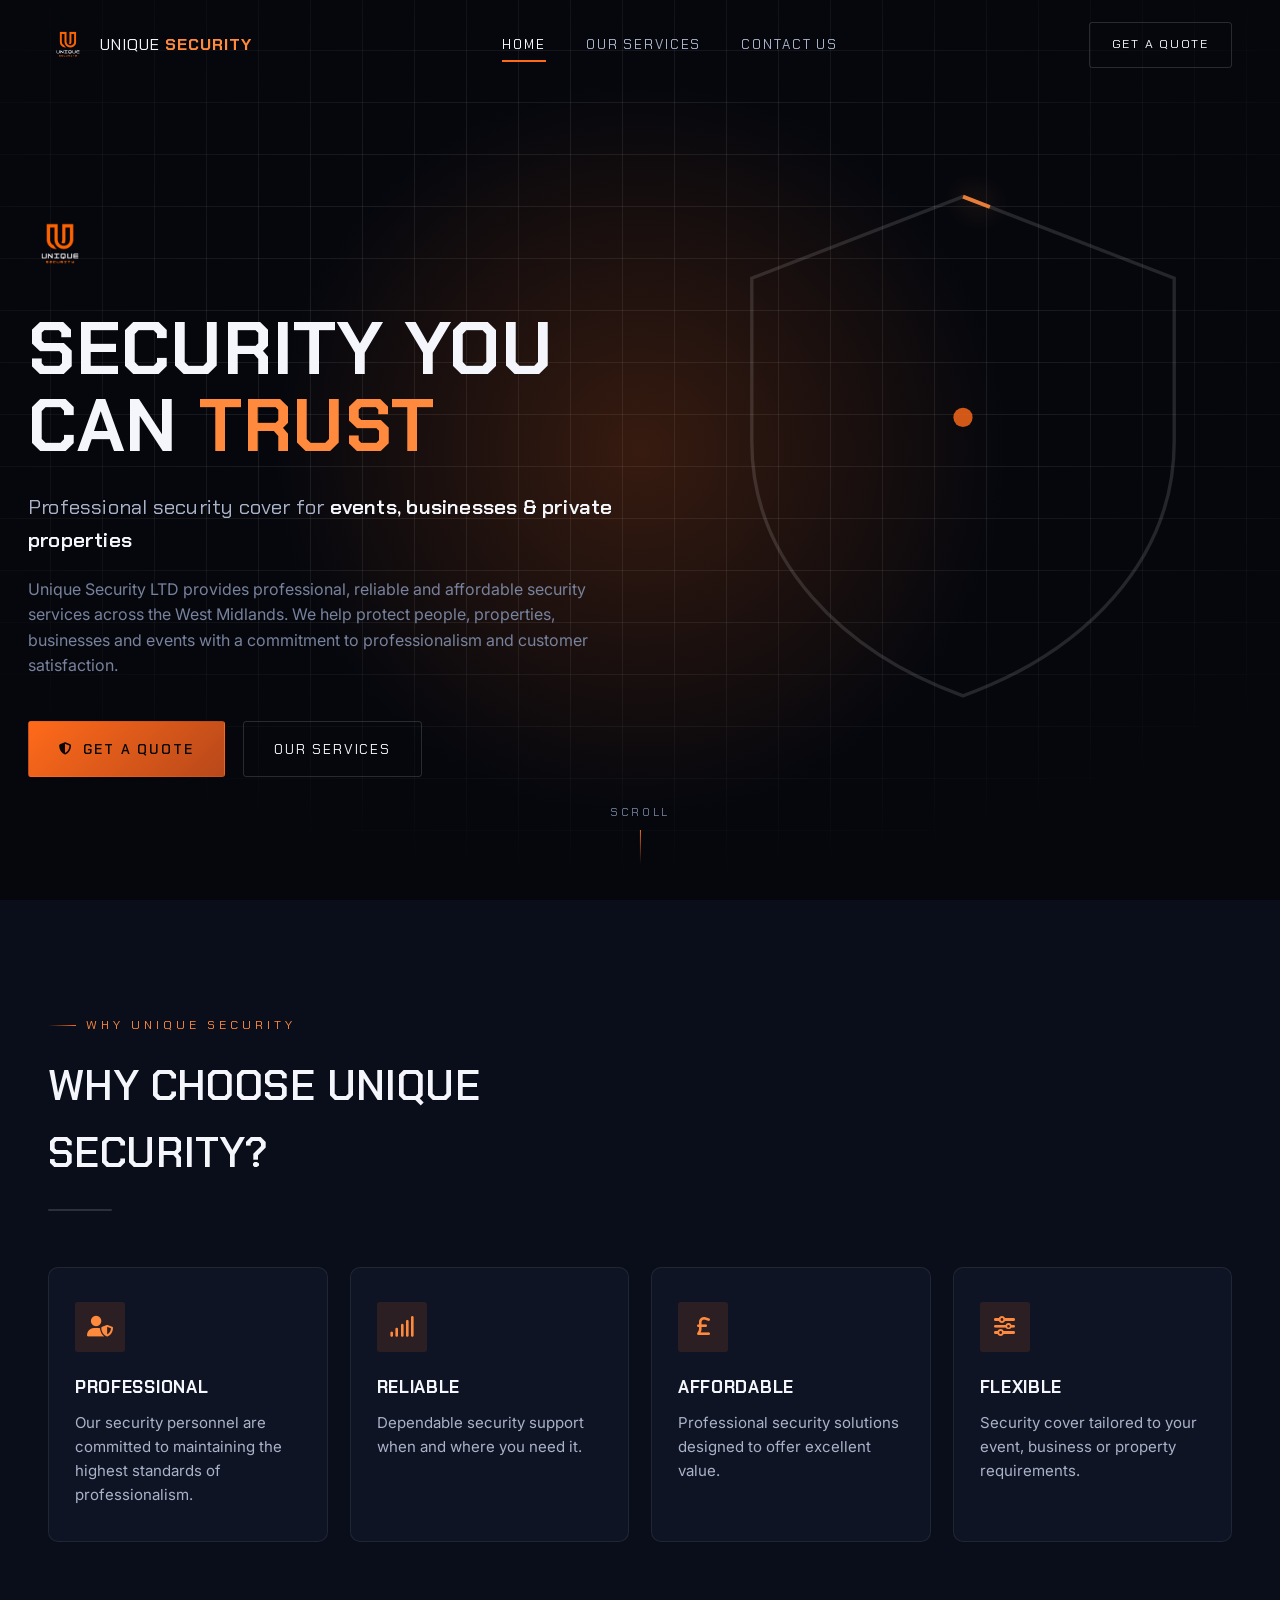
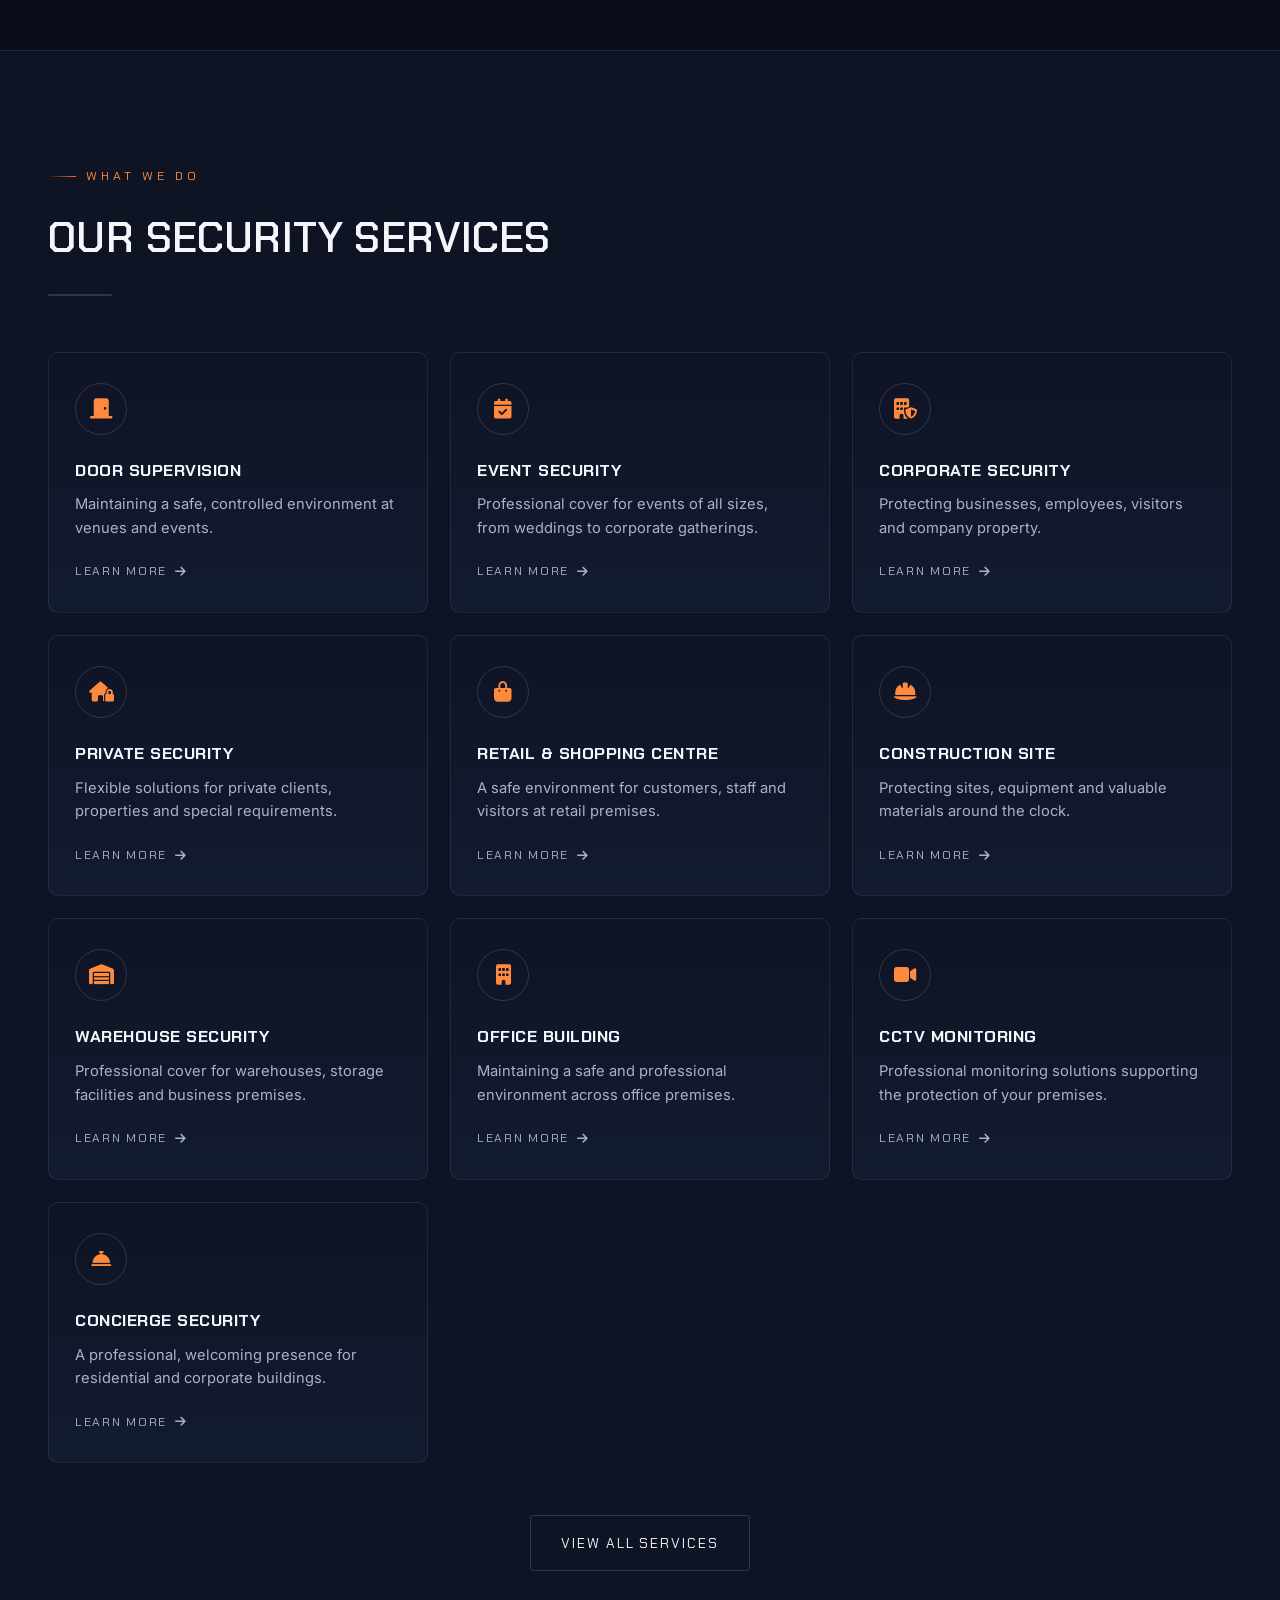
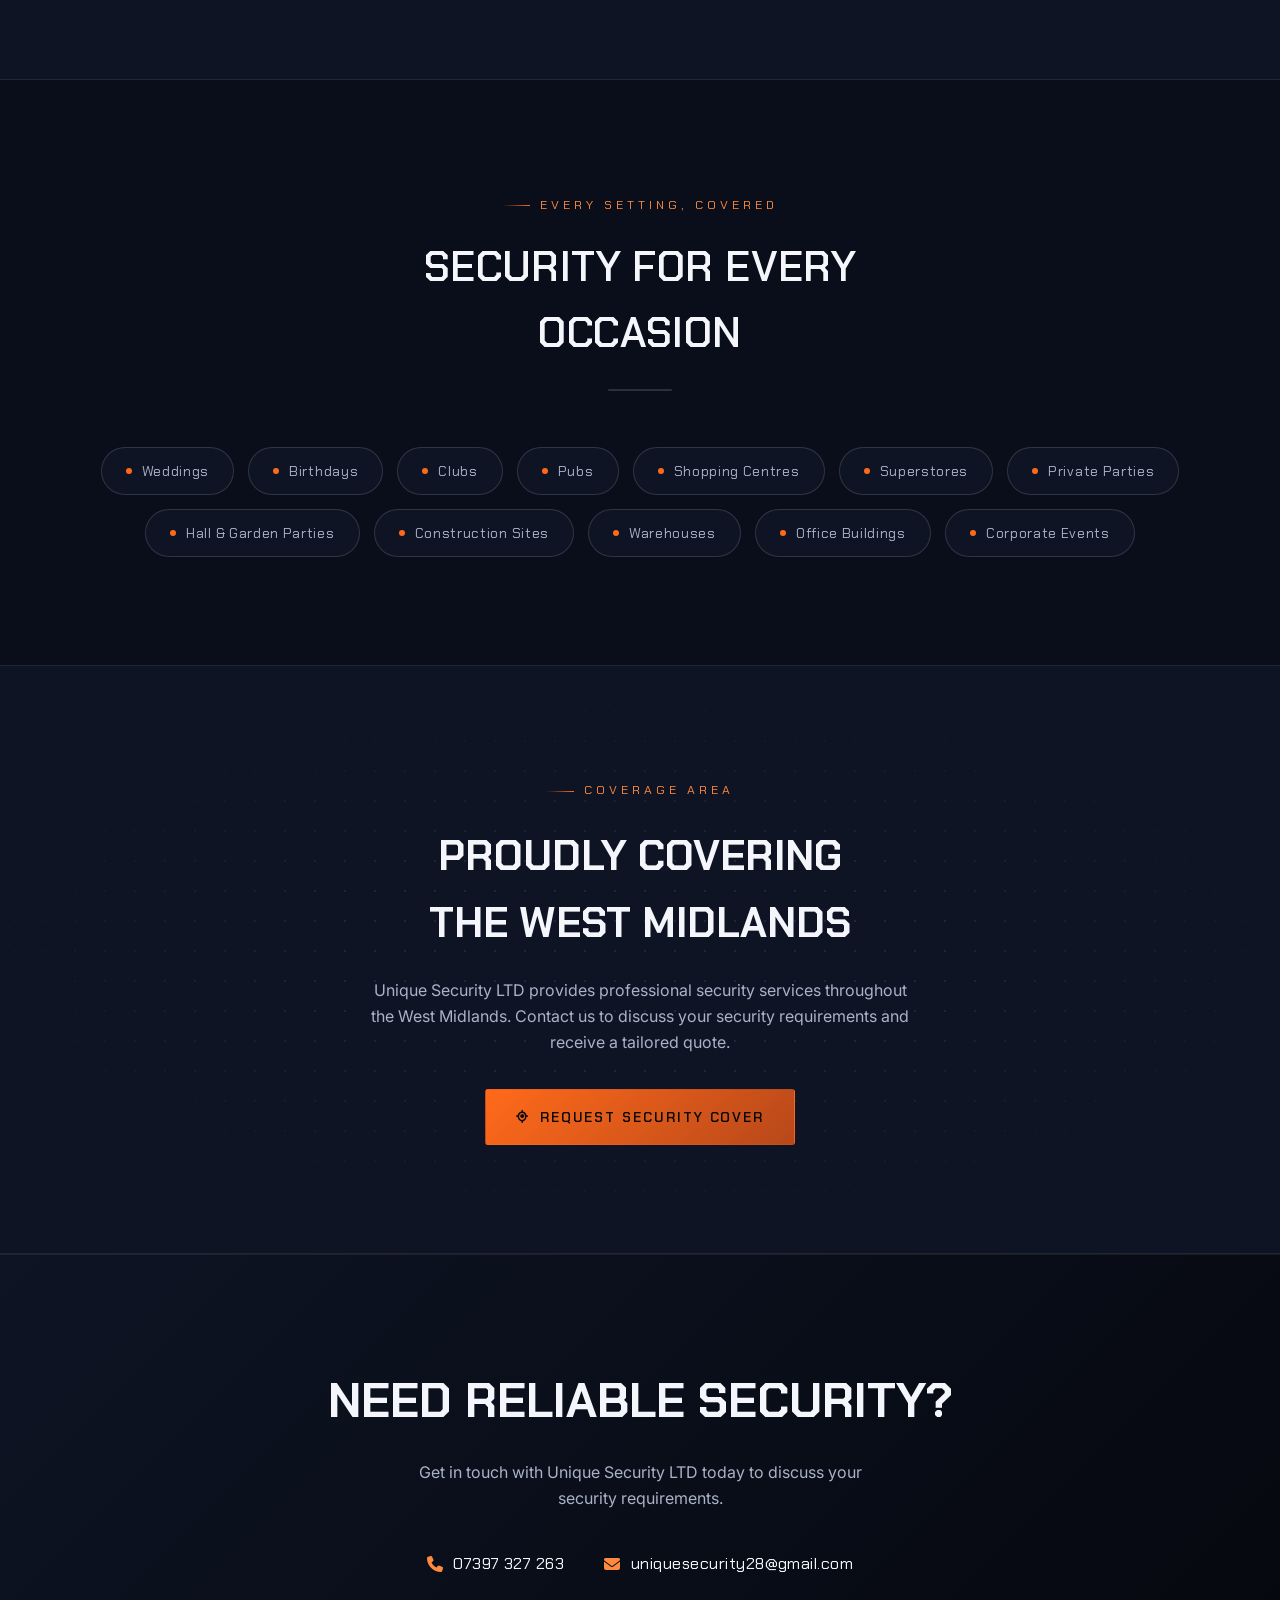
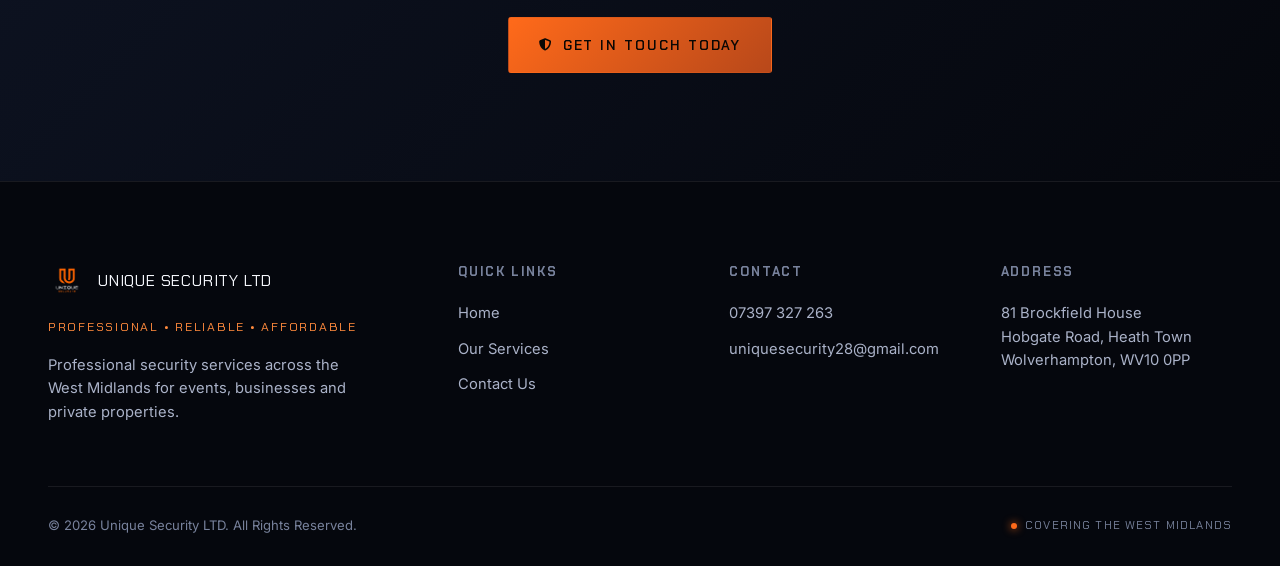
<file: index.html>
<!doctype html>
<html lang="en">
  <head>
    <meta charset="UTF-8" />
    <meta name="viewport" content="width=device-width, initial-scale=1.0" />
    <title>
      Unique Security LTD | Professional Security Cover — West Midlands
    </title>
    <meta
      name="description"
      content="Unique Security LTD provides professional, reliable and affordable security services across the West Midlands — door supervision, event security, corporate, retail, construction and more."
    />
    <link rel="icon" href="assets/logo.png" />
    <link rel="preconnect" href="https://fonts.googleapis.com" />
    <link
      href="https://fonts.googleapis.com/css2?family=Chakra+Petch:wght@500;600;700&family=Inter:wght@400;500;600&display=swap"
      rel="stylesheet"
    />
    <link
      rel="stylesheet"
      href="https://cdnjs.cloudflare.com/ajax/libs/font-awesome/6.5.1/css/all.min.css"
    />
    <link rel="stylesheet" href="style.css" />
  </head>
  <body>
    <!-- ============ NAV ============ -->
    <nav class="nav">
      <div class="container">
        <a href="index.html" class="nav-brand">
          <img src="assets/logo.png" alt="Unique Security LTD logo" />
          <span class="nav-brand-text">UNIQUE <b>SECURITY</b></span>
        </a>
        <div class="nav-links">
          <a href="index.html" class="active">Home</a>
          <a href="services.html">Our Services</a>
          <a href="contact.html">Contact Us</a>
        </div>
        <div class="nav-cta">
          <a href="contact.html" class="btn btn-outline">Get a Quote</a>
        </div>
        <button class="hamburger" aria-label="Open menu">
          <span></span><span></span><span></span>
        </button>
      </div>
    </nav>

    <div class="mobile-menu">
      <a href="index.html">Home</a>
      <a href="services.html">Our Services</a>
      <a href="contact.html">Contact Us</a>
      <a href="contact.html" class="btn btn-primary">Get a Quote</a>
    </div>

    <!-- ============ HERO ============ -->
    <header class="hero">
      <div class="hero-bg">
        <div class="hero-grid"></div>
        <div class="hero-glow"></div>
        <div class="hero-particles"></div>
      </div>

      <div class="hero-shield" aria-hidden="true">
        <svg viewBox="0 0 200 220">
          <path
            class="shield-outline"
            d="M100 6 L188 40 V108 C188 158 150 196 100 214 C50 196 12 158 12 108 V40 Z"
          />
          <path
            class="shield-scan"
            d="M100 6 L188 40 V108 C188 158 150 196 100 214 C50 196 12 158 12 108 V40 Z"
          />
          <circle class="shield-mark" cx="100" cy="98" r="4" />
        </svg>
      </div>

      <div class="hero-content">
        <div class="container">
          <img
            src="assets/logo.png"
            alt="Unique Security LTD"
            class="hero-logo"
          />
          <h1>Security you<br />can <span>trust</span></h1>
          <p class="hero-sub">
            Professional security cover for
            <b>events, businesses &amp; private properties</b>
          </p>
          <p class="hero-desc">
            Unique Security LTD provides professional, reliable and affordable
            security services across the West Midlands. We help protect people,
            properties, businesses and events with a commitment to
            professionalism and customer satisfaction.
          </p>
          <div class="hero-actions">
            <a href="contact.html" class="btn btn-primary"
              ><i class="fa-solid fa-shield-halved"></i> Get a Quote</a
            >
            <a href="services.html" class="btn btn-outline">Our Services</a>
          </div>
        </div>
      </div>

      <div class="scroll-cue">
        <span>Scroll</span>
        <div class="dot"></div>
      </div>
    </header>

    <!-- ============ WHY CHOOSE US ============ -->
    <section>
      <div class="container">
        <div class="section-head reveal">
          <span class="eyebrow">Why Unique Security</span>
          <h2>Why choose Unique Security?</h2>
          <div class="scanline-rule"></div>
        </div>
        <div class="features-grid reveal-stagger">
          <div class="feature-card">
            <div class="feature-icon">
              <i class="fa-solid fa-user-shield"></i>
            </div>
            <h3>Professional</h3>
            <p>
              Our security personnel are committed to maintaining the highest
              standards of professionalism.
            </p>
          </div>
          <div class="feature-card">
            <div class="feature-icon"><i class="fa-solid fa-signal"></i></div>
            <h3>Reliable</h3>
            <p>Dependable security support when and where you need it.</p>
          </div>
          <div class="feature-card">
            <div class="feature-icon">
              <i class="fa-solid fa-sterling-sign"></i>
            </div>
            <h3>Affordable</h3>
            <p>
              Professional security solutions designed to offer excellent value.
            </p>
          </div>
          <div class="feature-card">
            <div class="feature-icon"><i class="fa-solid fa-sliders"></i></div>
            <h3>Flexible</h3>
            <p>
              Security cover tailored to your event, business or property
              requirements.
            </p>
          </div>
        </div>
      </div>
    </section>

    <!-- ============ SERVICES PREVIEW ============ -->
    <section class="section-alt">
      <div class="container">
        <div class="section-head reveal">
          <span class="eyebrow">What we do</span>
          <h2>Our security services</h2>
          <div class="scanline-rule"></div>
        </div>
        <div class="services-grid reveal-stagger">
          <div class="service-card">
            <div class="service-icon">
              <i class="fa-solid fa-door-closed"></i>
            </div>
            <h3>Door Supervision</h3>
            <p>
              Maintaining a safe, controlled environment at venues and events.
            </p>
            <a href="services.html#door-supervision" class="service-link"
              >Learn more <i class="fa-solid fa-arrow-right"></i
            ></a>
          </div>

          <div class="service-card">
            <div class="service-icon">
              <i class="fa-solid fa-calendar-check"></i>
            </div>
            <h3>Event Security</h3>
            <p>
              Professional cover for events of all sizes, from weddings to
              corporate gatherings.
            </p>
            <a href="services.html#event-security" class="service-link"
              >Learn more <i class="fa-solid fa-arrow-right"></i
            ></a>
          </div>

          <div class="service-card">
            <div class="service-icon">
              <i class="fa-solid fa-building-shield"></i>
            </div>
            <h3>Corporate Security</h3>
            <p>
              Protecting businesses, employees, visitors and company property.
            </p>
            <a href="services.html#corporate-security" class="service-link"
              >Learn more <i class="fa-solid fa-arrow-right"></i
            ></a>
          </div>

          <div class="service-card">
            <div class="service-icon">
              <i class="fa-solid fa-house-lock"></i>
            </div>
            <h3>Private Security</h3>
            <p>
              Flexible solutions for private clients, properties and special
              requirements.
            </p>
            <a href="services.html#private-security" class="service-link"
              >Learn more <i class="fa-solid fa-arrow-right"></i
            ></a>
          </div>

          <div class="service-card">
            <div class="service-icon">
              <i class="fa-solid fa-bag-shopping"></i>
            </div>
            <h3>Retail &amp; Shopping Centre</h3>
            <p>
              A safe environment for customers, staff and visitors at retail
              premises.
            </p>
            <a href="services.html#retail-security" class="service-link"
              >Learn more <i class="fa-solid fa-arrow-right"></i
            ></a>
          </div>

          <div class="service-card">
            <div class="service-icon">
              <i class="fa-solid fa-helmet-safety"></i>
            </div>
            <h3>Construction Site</h3>
            <p>
              Protecting sites, equipment and valuable materials around the
              clock.
            </p>
            <a href="services.html#construction-security" class="service-link"
              >Learn more <i class="fa-solid fa-arrow-right"></i
            ></a>
          </div>

          <div class="service-card">
            <div class="service-icon">
              <i class="fa-solid fa-warehouse"></i>
            </div>
            <h3>Warehouse Security</h3>
            <p>
              Professional cover for warehouses, storage facilities and business
              premises.
            </p>
            <a href="services.html#warehouse-security" class="service-link"
              >Learn more <i class="fa-solid fa-arrow-right"></i
            ></a>
          </div>

          <div class="service-card">
            <div class="service-icon"><i class="fa-solid fa-building"></i></div>
            <h3>Office Building</h3>
            <p>
              Maintaining a safe and professional environment across office
              premises.
            </p>
            <a href="services.html#office-security" class="service-link"
              >Learn more <i class="fa-solid fa-arrow-right"></i
            ></a>
          </div>

          <div class="service-card">
            <div class="service-icon"><i class="fa-solid fa-video"></i></div>
            <h3>CCTV Monitoring</h3>
            <p>
              Professional monitoring solutions supporting the protection of
              your premises.
            </p>
            <a href="services.html#cctv-monitoring" class="service-link"
              >Learn more <i class="fa-solid fa-arrow-right"></i
            ></a>
          </div>

          <div class="service-card">
            <div class="service-icon">
              <i class="fa-solid fa-concierge-bell"></i>
            </div>
            <h3>Concierge Security</h3>
            <p>
              A professional, welcoming presence for residential and corporate
              buildings.
            </p>
            <a href="services.html#concierge-security" class="service-link"
              >Learn more <i class="fa-solid fa-arrow-right"></i
            ></a>
          </div>
        </div>
        <div class="view-all-wrap reveal">
          <a href="services.html" class="btn btn-outline">View All Services</a>
        </div>
      </div>
    </section>

    <!-- ============ OCCASIONS ============ -->
    <section>
      <div class="container">
        <div class="section-head center reveal">
          <span class="eyebrow">Every setting, covered</span>
          <h2>Security for every occasion</h2>
          <div class="scanline-rule"></div>
        </div>
        <div class="pill-grid reveal">
          <span class="pill"><span class="dot"></span>Weddings</span>
          <span class="pill"><span class="dot"></span>Birthdays</span>
          <span class="pill"><span class="dot"></span>Clubs</span>
          <span class="pill"><span class="dot"></span>Pubs</span>
          <span class="pill"><span class="dot"></span>Shopping Centres</span>
          <span class="pill"><span class="dot"></span>Superstores</span>
          <span class="pill"><span class="dot"></span>Private Parties</span>
          <span class="pill"
            ><span class="dot"></span>Hall &amp; Garden Parties</span
          >
          <span class="pill"><span class="dot"></span>Construction Sites</span>
          <span class="pill"><span class="dot"></span>Warehouses</span>
          <span class="pill"><span class="dot"></span>Office Buildings</span>
          <span class="pill"><span class="dot"></span>Corporate Events</span>
        </div>
      </div>
    </section>

    <!-- ============ COVERAGE ============ -->
    <section class="coverage section-alt">
      <div class="coverage-bg"></div>
      <div class="container coverage-inner reveal">
        <span class="eyebrow">Coverage area</span>
        <h2>Proudly covering<br />the West Midlands</h2>
        <p>
          Unique Security LTD provides professional security services throughout
          the West Midlands. Contact us to discuss your security requirements
          and receive a tailored quote.
        </p>
        <a href="contact.html" class="btn btn-primary"
          ><i class="fa-solid fa-location-crosshairs"></i> Request Security
          Cover</a
        >
      </div>
    </section>

    <!-- ============ FINAL CTA ============ -->
    <section class="final-cta">
      <div class="container reveal">
        <h2>Need reliable security?</h2>
        <p>
          Get in touch with Unique Security LTD today to discuss your security
          requirements.
        </p>
        <div class="contact-line">
          <a href="tel:07397327263"
            ><i class="fa-solid fa-phone"></i> 07397 327 263</a
          >
          <a href="mailto:uniquesecurity28@gmail.com"
            ><i class="fa-solid fa-envelope"></i> uniquesecurity28@gmail.com</a
          >
        </div>
        <a href="contact.html" class="btn btn-primary"
          ><i class="fa-solid fa-shield-halved"></i> Get in Touch Today</a
        >
      </div>
    </section>

    <!-- ============ FOOTER ============ -->
    <footer>
      <div class="container">
        <div class="footer-grid">
          <div class="footer-col">
            <div class="footer-brand">
              <img src="assets/logo.png" alt="Unique Security LTD" />
              <span class="footer-brand-text">UNIQUE SECURITY LTD</span>
            </div>
            <div class="footer-tagline">
              Professional • Reliable • Affordable
            </div>
            <p class="footer-desc">
              Professional security services across the West Midlands for
              events, businesses and private properties.
            </p>
          </div>
          <div class="footer-col">
            <h4>Quick Links</h4>
            <a href="index.html">Home</a>
            <a href="services.html">Our Services</a>
            <a href="contact.html">Contact Us</a>
          </div>
          <div class="footer-col">
            <h4>Contact</h4>
            <a href="tel:07397327263">07397 327 263</a>
            <a href="mailto:uniquesecurity28@gmail.com"
              >uniquesecurity28@gmail.com</a
            >
          </div>
          <div class="footer-col">
            <h4>Address</h4>
            <p>
              81 Brockfield House<br />Hobgate Road, Heath Town<br />Wolverhampton,
              WV10 0PP
            </p>
          </div>
        </div>
        <div class="footer-bottom">
          <span>© 2026 Unique Security LTD. All Rights Reserved.</span>
          <span class="badge"
            ><span class="dot"></span>Covering the West Midlands</span
          >
        </div>
      </div>
    </footer>

    <script src="script.js"></script>
  </body>
</html>
</file>
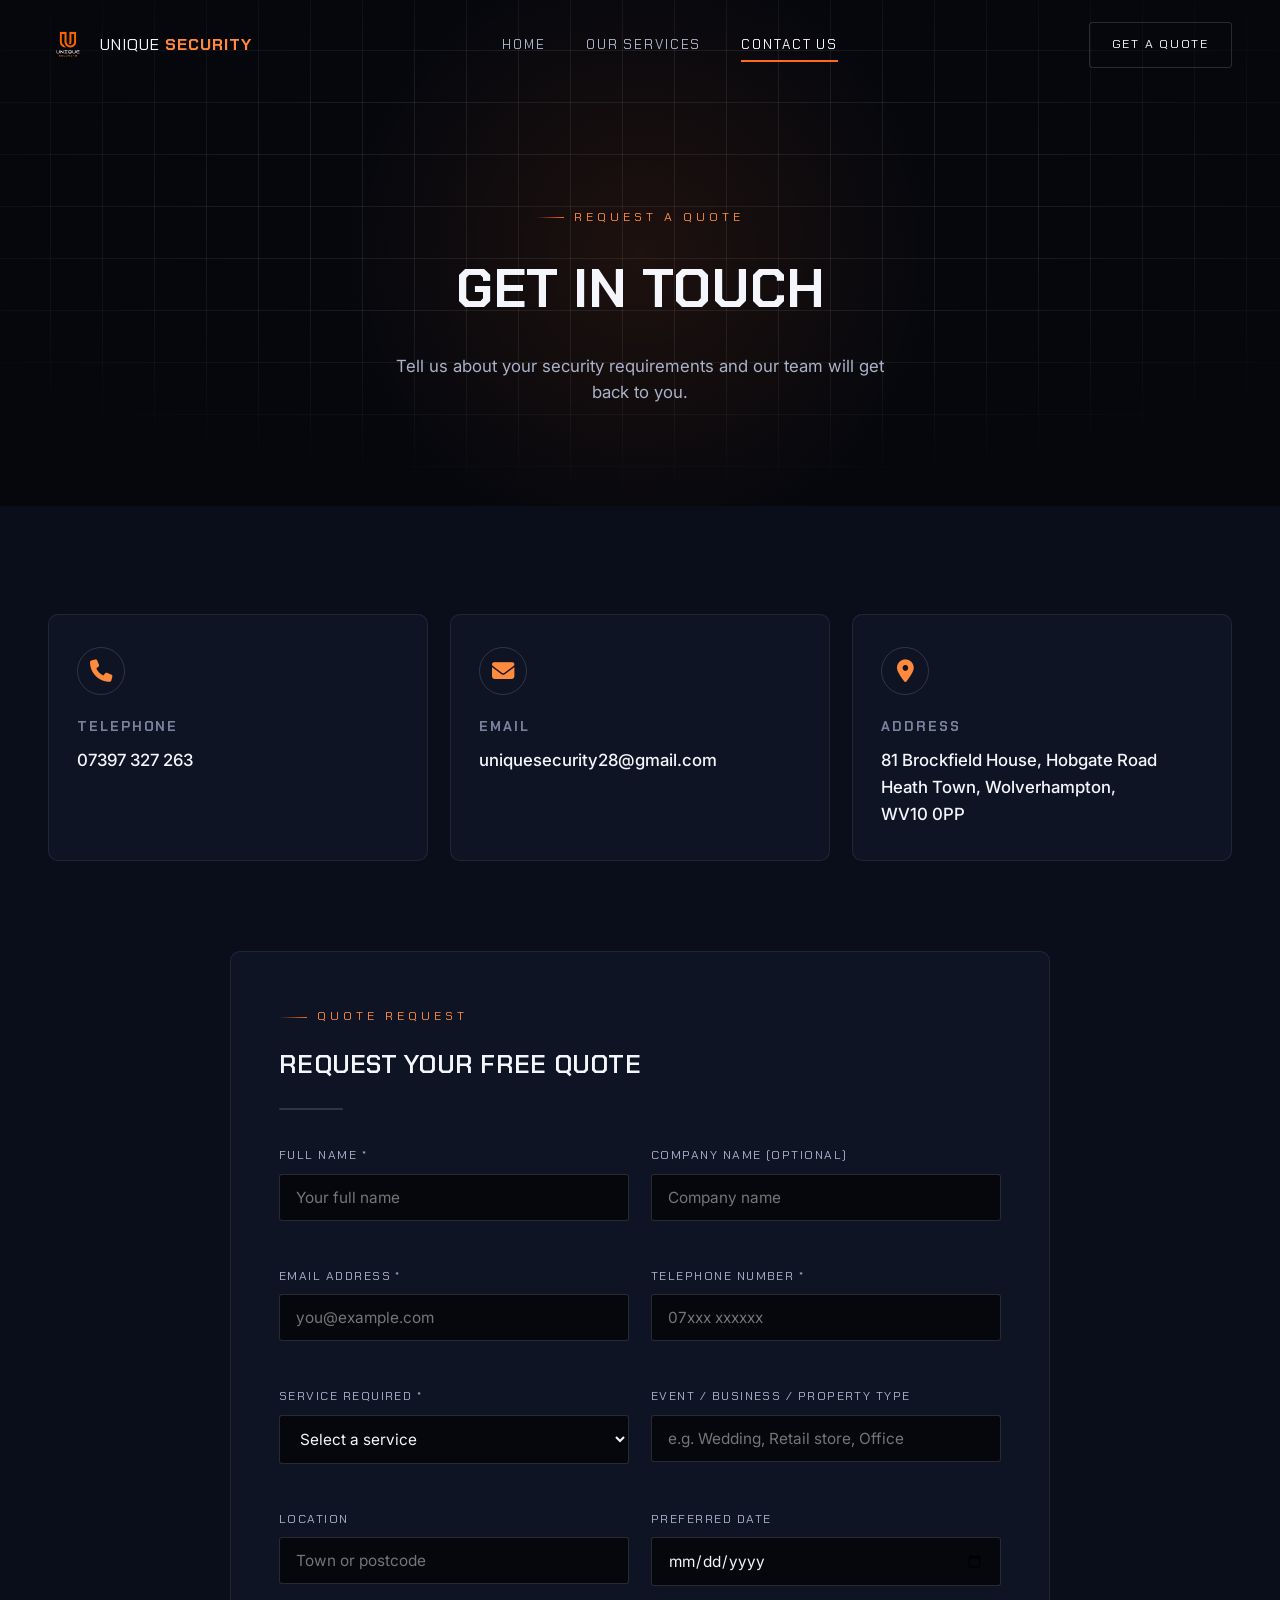
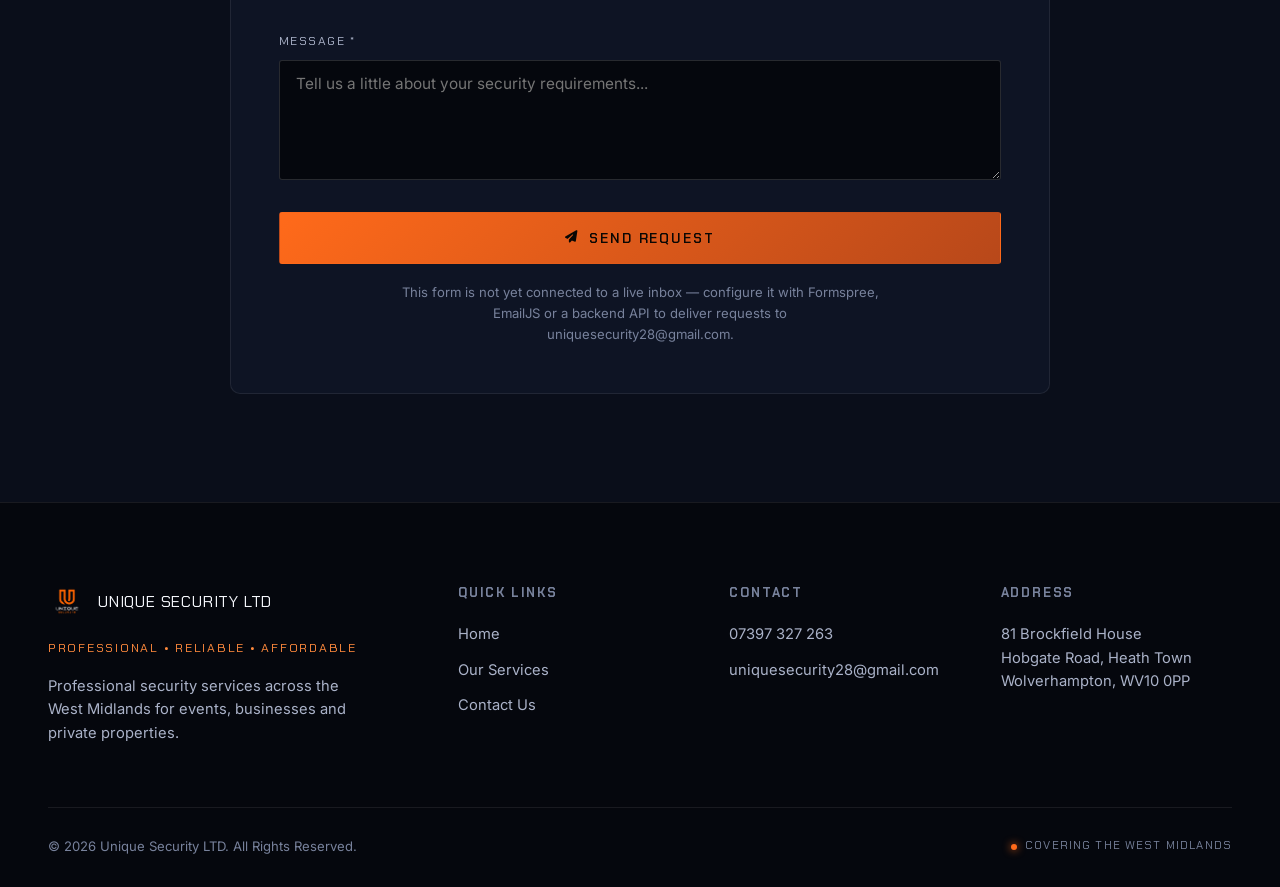
<file: contact.html>
<!doctype html>
<html lang="en">
  <head>
    <meta charset="UTF-8" />
    <meta name="viewport" content="width=device-width, initial-scale=1.0" />
    <title>Contact Us | Unique Security LTD</title>
    <meta
      name="description"
      content="Request a security quote from Unique Security LTD, Wolverhampton. Call 07397 327 263 or email uniquesecurity28@gmail.com."
    />
    <link rel="icon" href="assets/logo.png" />
    <link rel="preconnect" href="https://fonts.googleapis.com" />
    <link
      href="https://fonts.googleapis.com/css2?family=Chakra+Petch:wght@500;600;700&family=Inter:wght@400;500;600&display=swap"
      rel="stylesheet"
    />
    <link
      rel="stylesheet"
      href="https://cdnjs.cloudflare.com/ajax/libs/font-awesome/6.5.1/css/all.min.css"
    />
    <link rel="stylesheet" href="style.css" />
  </head>
  <body>
    <!-- ============ NAV ============ -->
    <nav class="nav scrolled">
      <div class="container">
        <a href="index.html" class="nav-brand">
          <img src="assets/logo.png" alt="Unique Security LTD logo" />
          <span class="nav-brand-text">UNIQUE <b>SECURITY</b></span>
        </a>
        <div class="nav-links">
          <a href="index.html">Home</a>
          <a href="services.html">Our Services</a>
          <a href="contact.html" class="active">Contact Us</a>
        </div>
        <div class="nav-cta">
          <a href="contact.html" class="btn btn-outline">Get a Quote</a>
        </div>
        <button class="hamburger" aria-label="Open menu">
          <span></span><span></span><span></span>
        </button>
      </div>
    </nav>

    <div class="mobile-menu">
      <a href="index.html">Home</a>
      <a href="services.html">Our Services</a>
      <a href="contact.html">Contact Us</a>
      <a href="contact.html" class="btn btn-primary">Get a Quote</a>
    </div>

    <!-- ============ BANNER ============ -->
    <header class="page-banner">
      <div class="hero-bg">
        <div class="hero-grid"></div>
        <div class="hero-glow"></div>
      </div>
      <div class="container page-banner-content">
        <span class="eyebrow">Request a quote</span>
        <h1>Get in Touch</h1>
        <p>
          Tell us about your security requirements and our team will get back to
          you.
        </p>
      </div>
    </header>

    <section>
      <div class="container">
        <div class="contact-grid reveal-stagger">
          <div class="contact-card">
            <i class="fa-solid fa-phone"></i>
            <h3>Telephone</h3>
            <a href="tel:07397327263">07397 327 263</a>
          </div>
          <div class="contact-card">
            <i class="fa-solid fa-envelope"></i>
            <h3>Email</h3>
            <a href="mailto:uniquesecurity28@gmail.com"
              >uniquesecurity28@gmail.com</a
            >
          </div>
          <div class="contact-card">
            <i class="fa-solid fa-location-dot"></i>
            <h3>Address</h3>
            <p>
              81 Brockfield House, Hobgate Road<br />Heath Town, Wolverhampton,
              <br />WV10 0PP
            </p>
          </div>
        </div>

        <div class="contact-form-wrap reveal">
          <div class="section-head" style="margin-bottom: 36px">
            <span class="eyebrow">Quote request</span>
            <h2 style="font-size: 1.6rem">Request Your Free Quote</h2>
            <div class="scanline-rule"></div>
          </div>

          <form id="quote-form" novalidate>
            <div class="form-grid">
              <div class="form-group" data-group="fullName">
                <label for="fullName">Full Name *</label>
                <input
                  type="text"
                  id="fullName"
                  name="fullName"
                  placeholder="Your full name"
                  required
                />
                <span class="form-error"></span>
              </div>

              <div class="form-group" data-group="companyName">
                <label for="companyName">Company Name (optional)</label>
                <input
                  type="text"
                  id="companyName"
                  name="companyName"
                  placeholder="Company name"
                />
                <span class="form-error"></span>
              </div>

              <div class="form-group" data-group="email">
                <label for="email">Email Address *</label>
                <input
                  type="email"
                  id="email"
                  name="email"
                  placeholder="you@example.com"
                  required
                />
                <span class="form-error"></span>
              </div>

              <div class="form-group" data-group="phone">
                <label for="phone">Telephone Number *</label>
                <input
                  type="tel"
                  id="phone"
                  name="phone"
                  placeholder="07xxx xxxxxx"
                  required
                />
                <span class="form-error"></span>
              </div>

              <div class="form-group" data-group="service">
                <label for="service">Service Required *</label>
                <select id="service" name="service" required>
                  <option value="" selected disabled>Select a service</option>
                  <option>Door Supervision</option>
                  <option>Event Security</option>
                  <option>Corporate Security</option>
                  <option>Private Security</option>
                  <option>Retail Security</option>
                  <option>Construction Site Security</option>
                  <option>Warehouse Security</option>
                  <option>Office Building Security</option>
                  <option>CCTV Monitoring</option>
                  <option>Concierge Security</option>
                  <option>Other</option>
                </select>
                <span class="form-error"></span>
              </div>

              <div class="form-group" data-group="type">
                <label for="type">Event / Business / Property Type</label>
                <input
                  type="text"
                  id="type"
                  name="type"
                  placeholder="e.g. Wedding, Retail store, Office"
                />
                <span class="form-error"></span>
              </div>

              <div class="form-group" data-group="location">
                <label for="location">Location</label>
                <input
                  type="text"
                  id="location"
                  name="location"
                  placeholder="Town or postcode"
                />
                <span class="form-error"></span>
              </div>

              <div class="form-group" data-group="date">
                <label for="date">Preferred Date</label>
                <input type="date" id="date" name="date" />
                <span class="form-error"></span>
              </div>

              <div class="form-group full" data-group="message">
                <label for="message">Message *</label>
                <textarea
                  id="message"
                  name="message"
                  placeholder="Tell us a little about your security requirements..."
                  required
                ></textarea>
                <span class="form-error"></span>
              </div>
            </div>

            <div class="form-foot">
              <div id="form-status" class="form-status"></div>
              <button type="submit" class="btn btn-primary btn-block">
                <i class="fa-solid fa-paper-plane"></i> Send Request
              </button>
              <p class="form-note">
                This form is not yet connected to a live inbox — configure it
                with Formspree, EmailJS or a backend API to deliver requests to
                uniquesecurity28@gmail.com.
              </p>
            </div>
          </form>
        </div>
      </div>
    </section>

    <!-- ============ FOOTER ============ -->
    <footer>
      <div class="container">
        <div class="footer-grid">
          <div class="footer-col">
            <div class="footer-brand">
              <img src="assets/logo.png" alt="Unique Security LTD" />
              <span class="footer-brand-text">UNIQUE SECURITY LTD</span>
            </div>
            <div class="footer-tagline">
              Professional • Reliable • Affordable
            </div>
            <p class="footer-desc">
              Professional security services across the West Midlands for
              events, businesses and private properties.
            </p>
          </div>
          <div class="footer-col">
            <h4>Quick Links</h4>
            <a href="index.html">Home</a>
            <a href="services.html">Our Services</a>
            <a href="contact.html">Contact Us</a>
          </div>
          <div class="footer-col">
            <h4>Contact</h4>
            <a href="tel:07397327263">07397 327 263</a>
            <a href="mailto:uniquesecurity28@gmail.com"
              >uniquesecurity28@gmail.com</a
            >
          </div>
          <div class="footer-col">
            <h4>Address</h4>
            <p>
              81 Brockfield House<br />Hobgate Road, Heath Town<br />Wolverhampton,
              WV10 0PP
            </p>
          </div>
        </div>
        <div class="footer-bottom">
          <span>© 2026 Unique Security LTD. All Rights Reserved.</span>
          <span class="badge"
            ><span class="dot"></span>Covering the West Midlands</span
          >
        </div>
      </div>
    </footer>

    <script src="script.js"></script>
  </body>
</html>
</file>
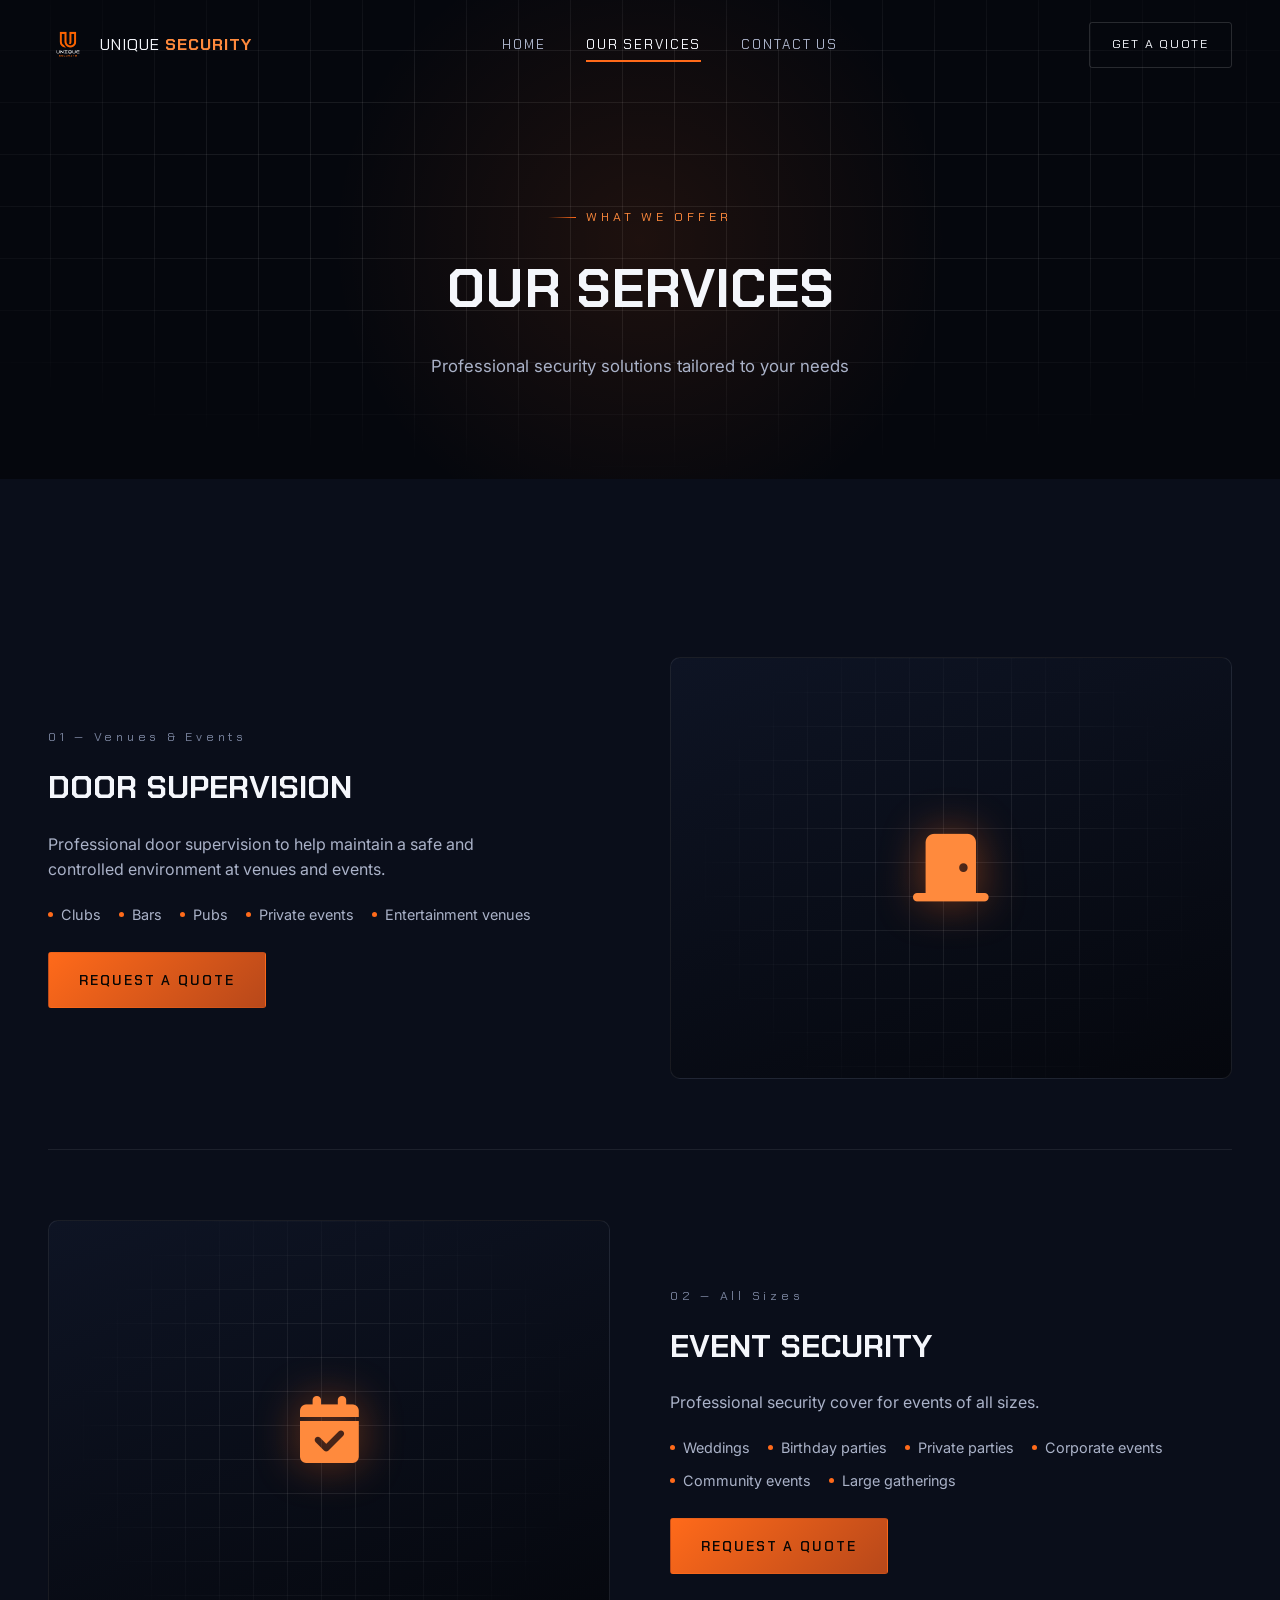
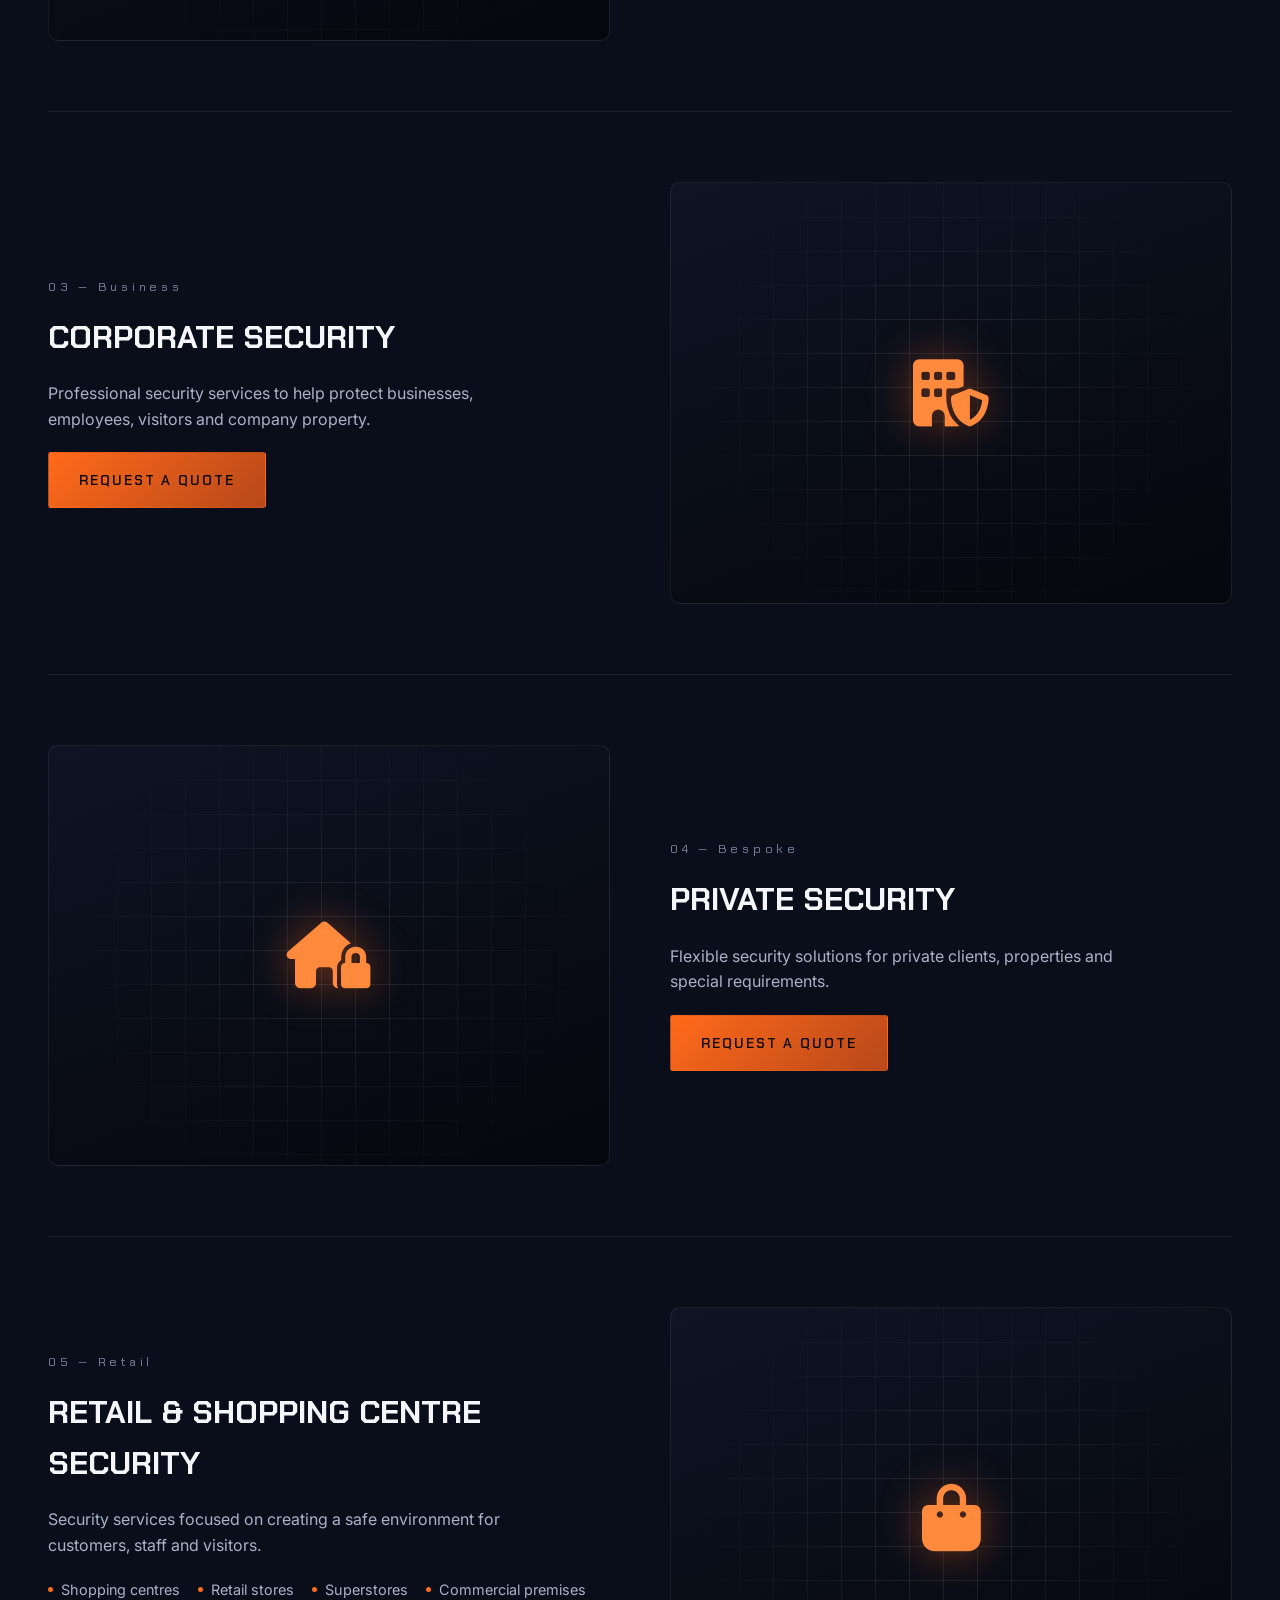
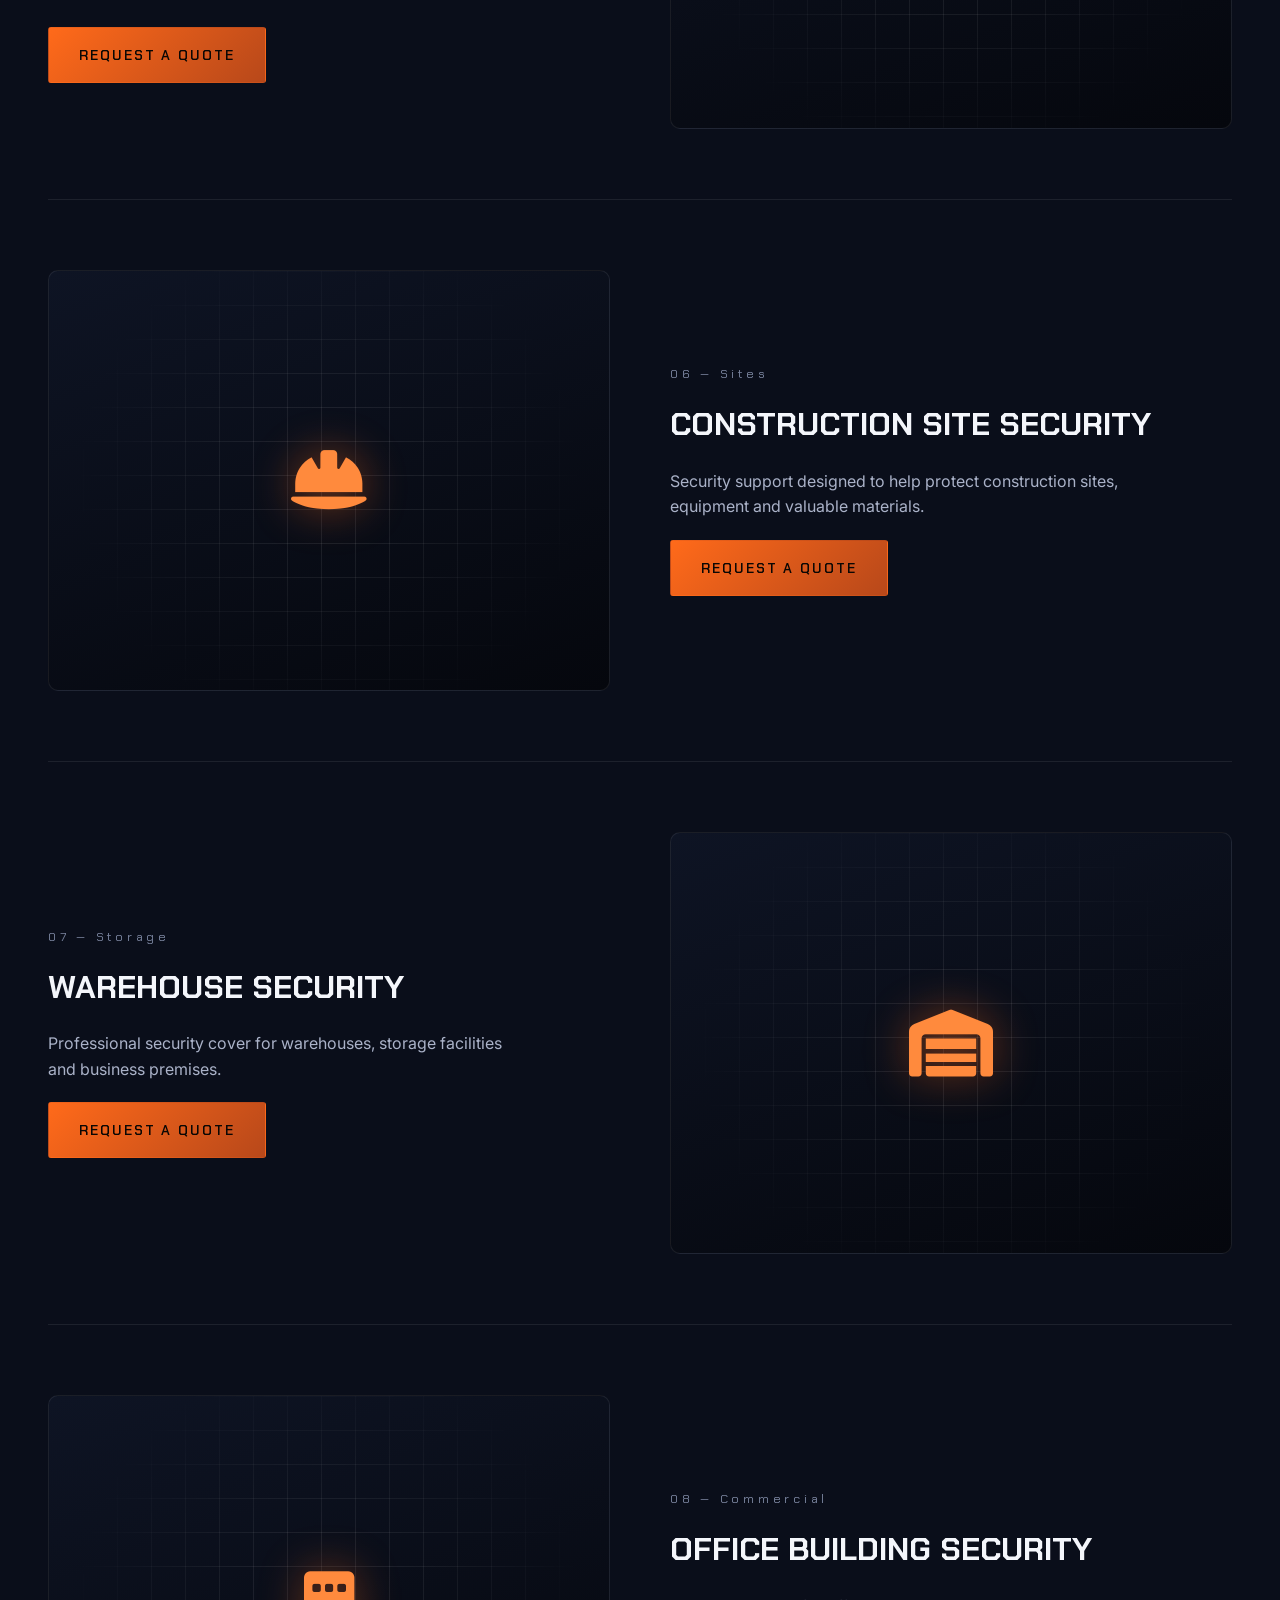
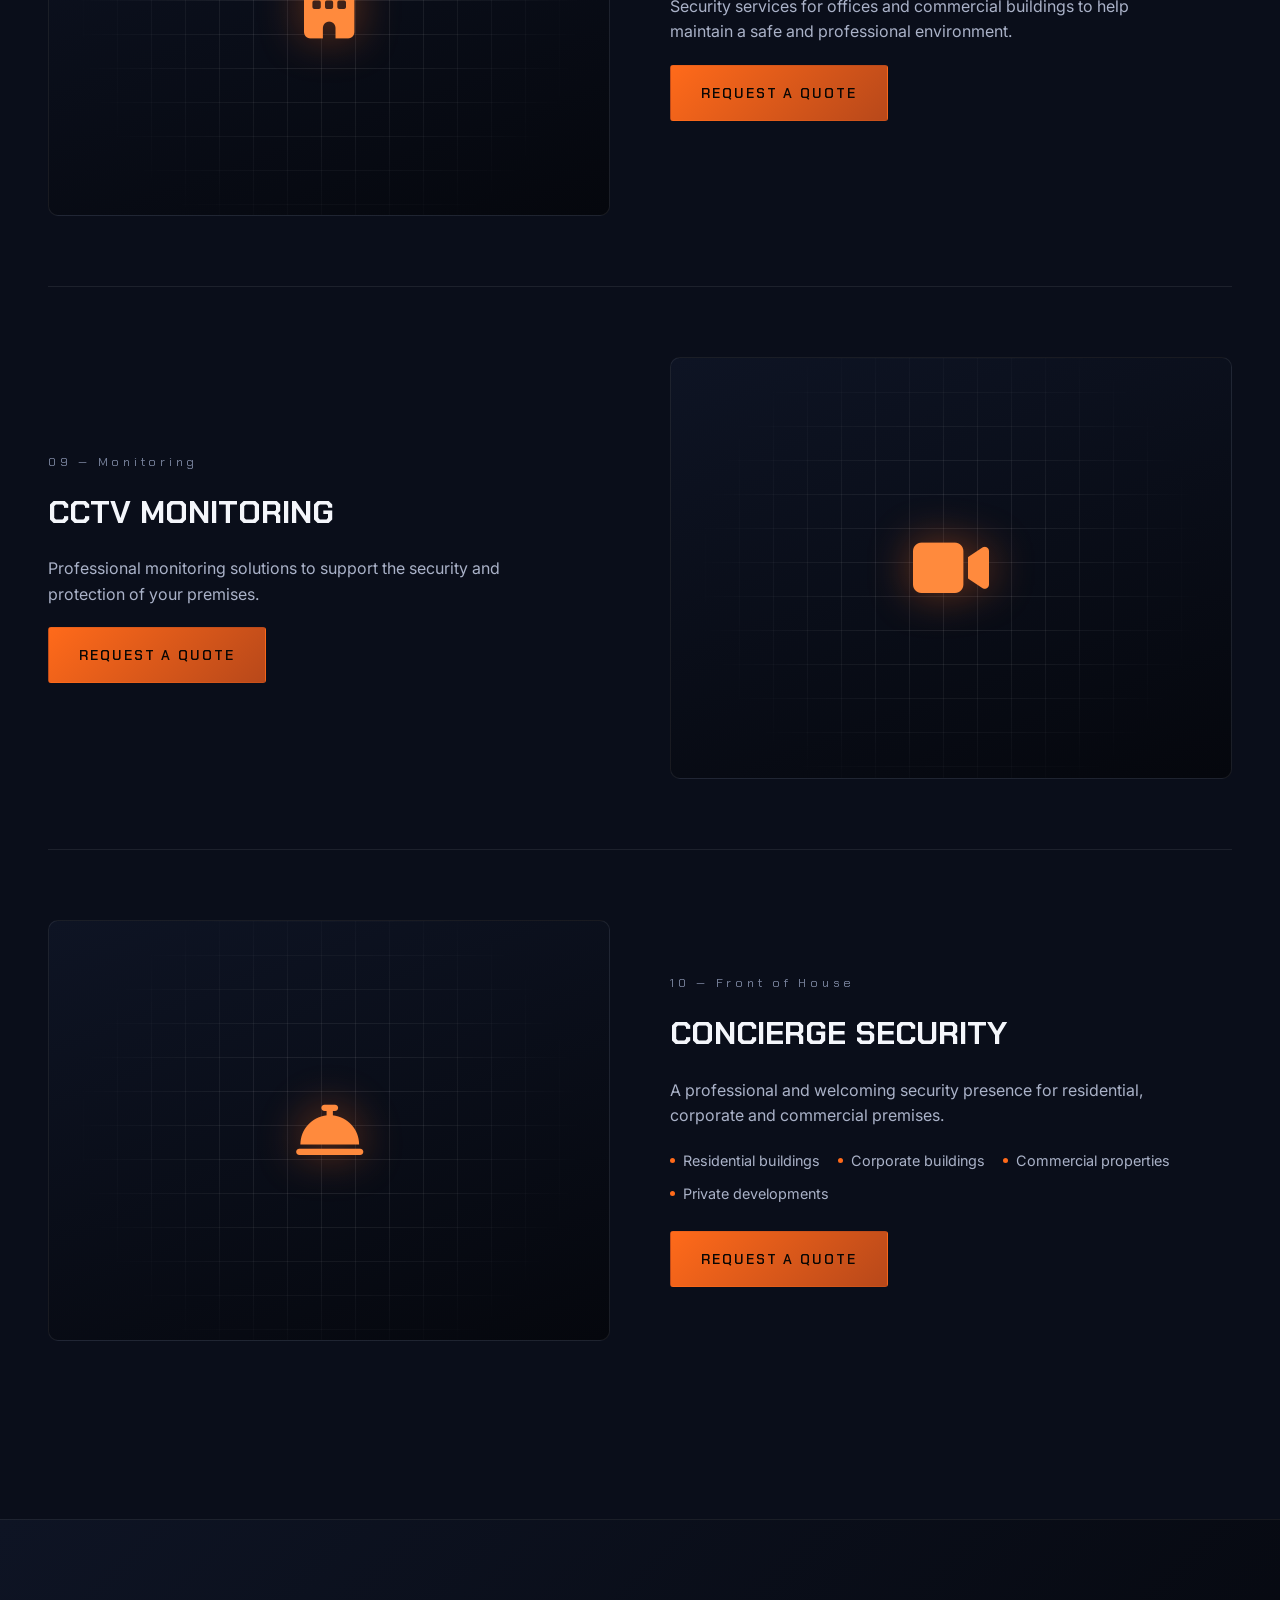
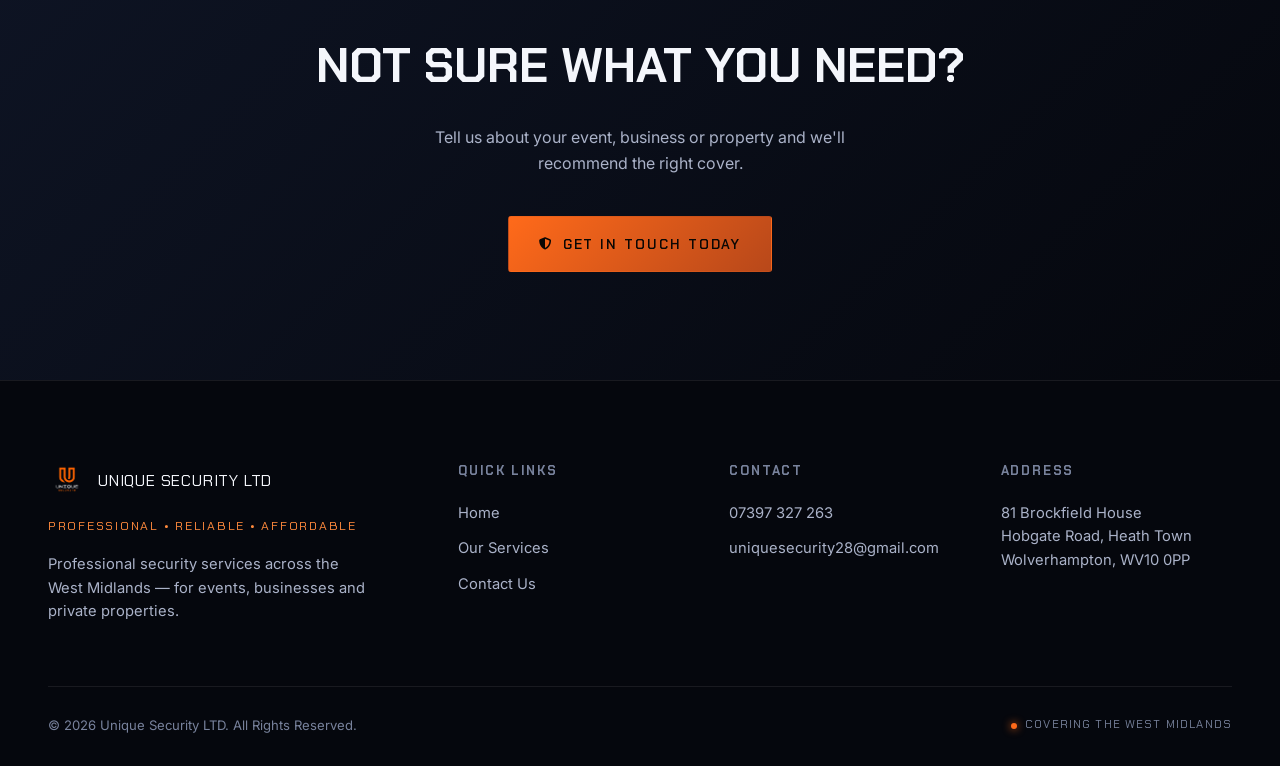
<file: services.html>
<!DOCTYPE html>
<html lang="en">
<head>
<meta charset="UTF-8">
<meta name="viewport" content="width=device-width, initial-scale=1.0">
<title>Our Services | Unique Security LTD</title>
<meta name="description" content="Door supervision, event security, corporate, private, retail, construction, warehouse, office, CCTV monitoring and concierge security across the West Midlands.">
<link rel="icon" href="assets/logo.png">
<link rel="preconnect" href="https://fonts.googleapis.com">
<link href="https://fonts.googleapis.com/css2?family=Chakra+Petch:wght@500;600;700&family=Inter:wght@400;500;600&display=swap" rel="stylesheet">
<link rel="stylesheet" href="https://cdnjs.cloudflare.com/ajax/libs/font-awesome/6.5.1/css/all.min.css">
<link rel="stylesheet" href="style.css">
</head>
<body>

<!-- ============ NAV ============ -->
<nav class="nav scrolled">
  <div class="container">
    <a href="index.html" class="nav-brand">
      <img src="assets/logo.png" alt="Unique Security LTD logo">
      <span class="nav-brand-text">UNIQUE <b>SECURITY</b></span>
    </a>
    <div class="nav-links">
      <a href="index.html">Home</a>
      <a href="services.html" class="active">Our Services</a>
      <a href="contact.html">Contact Us</a>
    </div>
    <div class="nav-cta">
      <a href="contact.html" class="btn btn-outline">Get a Quote</a>
    </div>
    <button class="hamburger" aria-label="Open menu"><span></span><span></span><span></span></button>
  </div>
</nav>

<div class="mobile-menu">
  <a href="index.html">Home</a>
  <a href="services.html">Our Services</a>
  <a href="contact.html">Contact Us</a>
  <a href="contact.html" class="btn btn-primary">Get a Quote</a>
</div>

<!-- ============ BANNER ============ -->
<header class="page-banner">
  <div class="hero-bg">
    <div class="hero-grid"></div>
    <div class="hero-glow"></div>
  </div>
  <div class="container page-banner-content">
    <span class="eyebrow">What we offer</span>
    <h1>Our Services</h1>
    <p>Professional security solutions tailored to your needs</p>
  </div>
</header>

<!-- ============ SERVICE DETAILS ============ -->
<section>
  <div class="container">

    <div id="door-supervision" class="service-detail reveal">
      <div>
        <span class="service-detail-num">01 — Venues &amp; Events</span>
        <h2>Door Supervision</h2>
        <p>Professional door supervision to help maintain a safe and controlled environment at venues and events.</p>
        <ul>
          <li>Clubs</li><li>Bars</li><li>Pubs</li><li>Private events</li><li>Entertainment venues</li>
        </ul>
        <a href="contact.html" class="btn btn-primary">Request a Quote</a>
      </div>
      <div class="service-detail-visual"><i class="fa-solid fa-door-closed"></i></div>
    </div>

    <div id="event-security" class="service-detail reverse reveal">
      <div>
        <span class="service-detail-num">02 — All Sizes</span>
        <h2>Event Security</h2>
        <p>Professional security cover for events of all sizes.</p>
        <ul>
          <li>Weddings</li><li>Birthday parties</li><li>Private parties</li><li>Corporate events</li><li>Community events</li><li>Large gatherings</li>
        </ul>
        <a href="contact.html" class="btn btn-primary">Request a Quote</a>
      </div>
      <div class="service-detail-visual"><i class="fa-solid fa-calendar-check"></i></div>
    </div>

    <div id="corporate-security" class="service-detail reveal">
      <div>
        <span class="service-detail-num">03 — Business</span>
        <h2>Corporate Security</h2>
        <p>Professional security services to help protect businesses, employees, visitors and company property.</p>
        <a href="contact.html" class="btn btn-primary">Request a Quote</a>
      </div>
      <div class="service-detail-visual"><i class="fa-solid fa-building-shield"></i></div>
    </div>

    <div id="private-security" class="service-detail reverse reveal">
      <div>
        <span class="service-detail-num">04 — Bespoke</span>
        <h2>Private Security</h2>
        <p>Flexible security solutions for private clients, properties and special requirements.</p>
        <a href="contact.html" class="btn btn-primary">Request a Quote</a>
      </div>
      <div class="service-detail-visual"><i class="fa-solid fa-house-lock"></i></div>
    </div>

    <div id="retail-security" class="service-detail reveal">
      <div>
        <span class="service-detail-num">05 — Retail</span>
        <h2>Retail &amp; Shopping Centre Security</h2>
        <p>Security services focused on creating a safe environment for customers, staff and visitors.</p>
        <ul>
          <li>Shopping centres</li><li>Retail stores</li><li>Superstores</li><li>Commercial premises</li>
        </ul>
        <a href="contact.html" class="btn btn-primary">Request a Quote</a>
      </div>
      <div class="service-detail-visual"><i class="fa-solid fa-bag-shopping"></i></div>
    </div>

    <div id="construction-security" class="service-detail reverse reveal">
      <div>
        <span class="service-detail-num">06 — Sites</span>
        <h2>Construction Site Security</h2>
        <p>Security support designed to help protect construction sites, equipment and valuable materials.</p>
        <a href="contact.html" class="btn btn-primary">Request a Quote</a>
      </div>
      <div class="service-detail-visual"><i class="fa-solid fa-helmet-safety"></i></div>
    </div>

    <div id="warehouse-security" class="service-detail reveal">
      <div>
        <span class="service-detail-num">07 — Storage</span>
        <h2>Warehouse Security</h2>
        <p>Professional security cover for warehouses, storage facilities and business premises.</p>
        <a href="contact.html" class="btn btn-primary">Request a Quote</a>
      </div>
      <div class="service-detail-visual"><i class="fa-solid fa-warehouse"></i></div>
    </div>

    <div id="office-security" class="service-detail reverse reveal">
      <div>
        <span class="service-detail-num">08 — Commercial</span>
        <h2>Office Building Security</h2>
        <p>Security services for offices and commercial buildings to help maintain a safe and professional environment.</p>
        <a href="contact.html" class="btn btn-primary">Request a Quote</a>
      </div>
      <div class="service-detail-visual"><i class="fa-solid fa-building"></i></div>
    </div>

    <div id="cctv-monitoring" class="service-detail reveal">
      <div>
        <span class="service-detail-num">09 — Monitoring</span>
        <h2>CCTV Monitoring</h2>
        <p>Professional monitoring solutions to support the security and protection of your premises.</p>
        <a href="contact.html" class="btn btn-primary">Request a Quote</a>
      </div>
      <div class="service-detail-visual"><i class="fa-solid fa-video"></i></div>
    </div>

    <div id="concierge-security" class="service-detail reverse reveal">
      <div>
        <span class="service-detail-num">10 — Front of House</span>
        <h2>Concierge Security</h2>
        <p>A professional and welcoming security presence for residential, corporate and commercial premises.</p>
        <ul>
          <li>Residential buildings</li><li>Corporate buildings</li><li>Commercial properties</li><li>Private developments</li>
        </ul>
        <a href="contact.html" class="btn btn-primary">Request a Quote</a>
      </div>
      <div class="service-detail-visual"><i class="fa-solid fa-concierge-bell"></i></div>
    </div>

  </div>
</section>

<!-- ============ FINAL CTA ============ -->
<section class="final-cta">
  <div class="container reveal">
    <h2>Not sure what you need?</h2>
    <p>Tell us about your event, business or property and we'll recommend the right cover.</p>
    <a href="contact.html" class="btn btn-primary"><i class="fa-solid fa-shield-halved"></i> Get in Touch Today</a>
  </div>
</section>

<!-- ============ FOOTER ============ -->
<footer>
  <div class="container">
    <div class="footer-grid">
      <div class="footer-col">
        <div class="footer-brand">
          <img src="assets/logo.png" alt="Unique Security LTD">
          <span class="footer-brand-text">UNIQUE SECURITY LTD</span>
        </div>
        <div class="footer-tagline">Professional • Reliable • Affordable</div>
        <p class="footer-desc">Professional security services across the West Midlands — for events, businesses and private properties.</p>
      </div>
      <div class="footer-col">
        <h4>Quick Links</h4>
        <a href="index.html">Home</a>
        <a href="services.html">Our Services</a>
        <a href="contact.html">Contact Us</a>
      </div>
      <div class="footer-col">
        <h4>Contact</h4>
        <a href="tel:07397327263">07397 327 263</a>
        <a href="mailto:uniquesecurity28@gmail.com">uniquesecurity28@gmail.com</a>
      </div>
      <div class="footer-col">
        <h4>Address</h4>
        <p>81 Brockfield House<br>Hobgate Road, Heath Town<br>Wolverhampton, WV10 0PP</p>
      </div>
    </div>
    <div class="footer-bottom">
      <span>© 2026 Unique Security LTD. All Rights Reserved.</span>
      <span class="badge"><span class="dot"></span>Covering the West Midlands</span>
    </div>
  </div>
</footer>

<script src="script.js"></script>
</body>
</html>
</file>
<file: style.css>
/* =========================================================
   UNIQUE SECURITY LTD — Design tokens
   Display: 'Chakra Petch' (technical, stencil-adjacent — echoes the
            block lettering in the logo)
   Body:    'Inter'
   Palette: deep navy / vibrant orange / subtle gold
   Signature motif: the "perimeter scan" — a sweeping scan-line inside
   a hexagonal shield outline in the hero, echoed as a thin scan-line
   rule under section eyebrows throughout the site.
   ========================================================= */

:root{
  --navy-950: #05070d;
  --navy-900: #0a0e1a;
  --navy-800: #0e1424;
  --navy-700: #131b30;
  --navy-600: #1b253f;
  --line: rgba(255,255,255,0.08);
  --line-strong: rgba(255,255,255,0.14);

  --orange: #ff6a1a;
  --orange-bright: #ff8a3d;
  --orange-dim: #b8481a;
  --gold: #d4af6a;

  --white: #f4f6fb;
  --grey: #aab2c8;
  --grey-dim: #78829c;

  --radius: 3px;
  --radius-lg: 10px;

  --ff-display: 'Chakra Petch', sans-serif;
  --ff-body: 'Inter', sans-serif;

  --ease: cubic-bezier(.22,.61,.36,1);
}

*{ box-sizing: border-box; margin: 0; padding: 0; }

html{ scroll-behavior: smooth; }

@media (prefers-reduced-motion: reduce){
  html{ scroll-behavior: auto; }
  *{ animation-duration: 0.001ms !important; animation-iteration-count: 1 !important; transition-duration: 0.001ms !important; scroll-behavior: auto !important; }
}

body{
  background: var(--navy-900);
  color: var(--white);
  font-family: var(--ff-body);
  line-height: 1.6;
  -webkit-font-smoothing: antialiased;
  overflow-x: hidden;
}

img{ max-width: 100%; display: block; }
a{ color: inherit; text-decoration: none; }
ul{ list-style: none; }
button{ font-family: inherit; cursor: pointer; }

.container{
  width: 100%;
  max-width: 1240px;
  margin: 0 auto;
  padding: 0 28px;
}

::selection{ background: var(--orange); color: var(--navy-950); }

:focus-visible{
  outline: 2px solid var(--orange-bright);
  outline-offset: 3px;
}

/* ---------- Eyebrow / section headings ---------- */
.eyebrow{
  display: inline-flex;
  align-items: center;
  gap: 10px;
  font-family: var(--ff-display);
  font-size: 0.78rem;
  letter-spacing: 0.32em;
  color: var(--orange-bright);
  text-transform: uppercase;
  margin-bottom: 18px;
}
.eyebrow::before{
  content: "";
  width: 28px;
  height: 1px;
  background: linear-gradient(90deg, transparent, var(--orange));
}
.scanline-rule{
  position: relative;
  width: 64px;
  height: 2px;
  background: var(--line-strong);
  margin: 22px 0 0;
  overflow: hidden;
  border-radius: 2px;
}
.scanline-rule::after{
  content: "";
  position: absolute;
  top: 0; left: -40%;
  width: 40%; height: 100%;
  background: linear-gradient(90deg, transparent, var(--orange-bright), transparent);
  animation: scanRule 2.6s ease-in-out infinite;
}
@keyframes scanRule{
  0%{ left: -40%; }
  100%{ left: 100%; }
}

.section-head{ max-width: 640px; margin-bottom: 56px; }
.section-head h2{
  font-family: var(--ff-display);
  font-size: clamp(1.8rem, 3.6vw, 2.6rem);
  font-weight: 600;
  letter-spacing: 0.01em;
  text-transform: uppercase;
}
.section-head p{
  margin-top: 16px;
  color: var(--grey);
  font-size: 1.02rem;
  max-width: 560px;
}
.section-head.center{ margin-left: auto; margin-right: auto; text-align: center; }
.section-head.center .scanline-rule{ margin-left: auto; margin-right: auto; }
.section-head.center p{ margin-left: auto; margin-right: auto; }

section{ padding: 108px 0; position: relative; }
.section-alt{ background: var(--navy-800); border-top: 1px solid var(--line); border-bottom: 1px solid var(--line); }

/* ---------- Buttons ---------- */
.btn{
  display: inline-flex;
  align-items: center;
  gap: 10px;
  font-family: var(--ff-display);
  font-size: 0.86rem;
  letter-spacing: 0.14em;
  text-transform: uppercase;
  padding: 16px 30px;
  border-radius: var(--radius);
  border: 1px solid transparent;
  transition: transform 0.25s var(--ease), box-shadow 0.25s var(--ease), background 0.25s var(--ease), border-color .25s var(--ease);
  white-space: nowrap;
}
.btn-primary{
  background: linear-gradient(135deg, var(--orange) 0%, var(--orange-dim) 100%);
  color: #0a0704;
  font-weight: 600;
  box-shadow: 0 0 0 rgba(255,106,26,0);
}
.btn-primary:hover{
  transform: translateY(-2px);
  box-shadow: 0 10px 30px -8px rgba(255,106,26,0.55), 0 0 0 1px rgba(255,138,61,.4);
}
.btn-outline{
  background: transparent;
  border-color: var(--line-strong);
  color: var(--white);
}
.btn-outline:hover{
  border-color: var(--orange);
  color: var(--orange-bright);
  transform: translateY(-2px);
}
.btn-block{ width: 100%; justify-content: center; }
.btn svg, .btn i{ font-size: 0.9em; }

/* ---------- Nav ---------- */
.nav{
  position: fixed;
  top: 0; left: 0; right: 0;
  z-index: 500;
  padding: 22px 0;
  transition: background 0.35s var(--ease), padding 0.35s var(--ease), border-color .35s var(--ease), backdrop-filter .35s var(--ease);
  border-bottom: 1px solid transparent;
}
.nav.scrolled{
  background: rgba(6,9,17,0.86);
  backdrop-filter: blur(14px);
  padding: 14px 0;
  border-color: var(--line);
}
.nav .container{ display: flex; align-items: center; justify-content: space-between; gap: 24px; }
.nav-brand{ display: flex; align-items: center; gap: 12px; }
.nav-brand img{ height: 40px; width: auto; }
.nav-brand-text{ font-family: var(--ff-display); font-size: 1.02rem; letter-spacing: 0.06em; }
.nav-brand-text b{ color: var(--orange-bright); font-weight: 700; }
.nav-links{ display: flex; align-items: center; gap: 40px; }
.nav-links a{
  font-family: var(--ff-display);
  font-size: 0.84rem;
  letter-spacing: 0.14em;
  text-transform: uppercase;
  color: var(--grey);
  position: relative;
  padding: 6px 0;
  transition: color .25s;
}
.nav-links a::after{
  content:"";
  position:absolute; left:0; bottom:0;
  width:0; height:2px;
  background: var(--orange);
  transition: width .25s var(--ease);
}
.nav-links a:hover, .nav-links a.active{ color: var(--white); }
.nav-links a:hover::after, .nav-links a.active::after{ width: 100%; }
.nav-cta{ display: flex; align-items: center; gap: 22px; }
.nav-cta .btn{ padding: 12px 22px; font-size: 0.78rem; }

.hamburger{
  display: none;
  flex-direction: column;
  gap: 5px;
  width: 30px;
  background: none;
  border: none;
  z-index: 600;
}
.hamburger span{
  display:block; height: 2px; width: 100%;
  background: var(--white);
  transition: transform .3s var(--ease), opacity .3s var(--ease);
}
.hamburger.open span:nth-child(1){ transform: translateY(7px) rotate(45deg); }
.hamburger.open span:nth-child(2){ opacity: 0; }
.hamburger.open span:nth-child(3){ transform: translateY(-7px) rotate(-45deg); }

.mobile-menu{
  position: fixed; inset: 0;
  background: var(--navy-950);
  z-index: 550;
  display: flex; flex-direction: column;
  align-items: center; justify-content: center;
  gap: 34px;
  transform: translateY(-100%);
  transition: transform .4s var(--ease);
}
.mobile-menu.open{ transform: translateY(0); }
.mobile-menu a{
  font-family: var(--ff-display);
  font-size: 1.5rem;
  letter-spacing: 0.08em;
  text-transform: uppercase;
  color: var(--white);
}
.mobile-menu a:hover{ color: var(--orange-bright); }

/* ---------- Hero ---------- */
.hero{
  position: relative;
  min-height: 100vh;
  display: flex;
  align-items: center;
  overflow: hidden;
  background: var(--navy-950);
  isolation: isolate;
}
.hero-bg{ position: absolute; inset: 0; z-index: -3; }
.hero-grid{
  position: absolute; inset: -2px;
  background-image:
    linear-gradient(var(--line) 1px, transparent 1px),
    linear-gradient(90deg, var(--line) 1px, transparent 1px);
  background-size: 52px 52px;
  mask-image: radial-gradient(ellipse 80% 70% at 50% 40%, black 40%, transparent 85%);
  animation: gridDrift 26s linear infinite;
}
@keyframes gridDrift{
  0%{ background-position: 0 0, 0 0; }
  100%{ background-position: 52px 104px, -52px 52px; }
}
.hero-glow{
  position: absolute;
  width: 60vw; height: 60vw;
  max-width: 900px; max-height: 900px;
  border-radius: 50%;
  background: radial-gradient(circle, rgba(255,106,26,0.20) 0%, rgba(255,106,26,0) 68%);
  top: 50%; left: 50%;
  transform: translate(-50%,-50%);
  animation: glowPulse 7s ease-in-out infinite;
}
@keyframes glowPulse{
  0%,100%{ opacity: 0.65; transform: translate(-50%,-50%) scale(1); }
  50%{ opacity: 1; transform: translate(-50%,-50%) scale(1.08); }
}
.hero-particles{
  position: absolute;
  inset: 0;
  overflow: hidden;
  pointer-events: none;
}
.hero-particle{
  position: absolute;
  width: 3px; height: 3px;
  border-radius: 50%;
  background: var(--orange-bright);
  opacity: 0.5;
  animation: floatUp linear infinite;
}
@keyframes floatUp{
  0%{ transform: translateY(0); opacity: 0; }
  10%{ opacity: 0.6; }
  90%{ opacity: 0.4; }
  100%{ transform: translateY(-90vh); opacity: 0; }
}

.hero-shield{
  position: absolute;
  right: 6%;
  top: 50%;
  transform: translateY(-50%);
  width: min(38vw, 480px);
  opacity: 0.9;
  z-index: -1;
}
.hero-shield svg{ width: 100%; height: auto; overflow: visible; }
.shield-outline{
  fill: none;
  stroke: var(--line-strong);
  stroke-width: 1.4;
}
.shield-scan{
  fill: none;
  stroke: var(--orange-bright);
  stroke-width: 1.6;
  stroke-dasharray: 12 800;
  filter: drop-shadow(0 0 6px rgba(255,138,61,.8));
  animation: shieldScan 5.5s linear infinite;
}
@keyframes shieldScan{
  0%{ stroke-dashoffset: 0; }
  100%{ stroke-dashoffset: -812; }
}
.shield-mark{ fill: var(--orange); opacity: 0.9; }

.hero-content{ position: relative; z-index: 2; padding-top: 90px; }
.hero-content .container{ max-width: 900px; }
.hero-logo{ height: 64px; width: auto; margin-bottom: 34px; }
.hero-content h1{
  font-family: var(--ff-display);
  font-weight: 700;
  font-size: clamp(2.4rem, 6.2vw, 4.6rem);
  line-height: 1.04;
  letter-spacing: 0.01em;
  text-transform: uppercase;
}
.hero-content h1 span{ color: var(--orange-bright); }
.hero-sub{
  margin-top: 26px;
  font-family: var(--ff-display);
  font-size: clamp(1.05rem, 2vw, 1.3rem);
  color: var(--grey);
  max-width: 620px;
  letter-spacing: 0.01em;
}
.hero-sub b{ color: var(--white); font-weight: 600; }
.hero-desc{
  margin-top: 20px;
  color: var(--grey-dim);
  max-width: 560px;
  font-size: 1rem;
}
.hero-actions{ display: flex; gap: 18px; flex-wrap: wrap; margin-top: 42px; }

.scroll-cue{
  position: absolute;
  left: 50%; bottom: 36px;
  transform: translateX(-50%);
  display: flex; flex-direction: column; align-items: center; gap: 8px;
  color: var(--grey-dim);
  font-family: var(--ff-display);
  font-size: 0.7rem;
  letter-spacing: 0.24em;
  text-transform: uppercase;
  z-index: 2;
}
.scroll-cue .dot{
  width: 1px; height: 34px;
  background: linear-gradient(var(--orange), transparent);
  position: relative;
  overflow: hidden;
}
.scroll-cue .dot::after{
  content:"";
  position: absolute; top: -20px; left: 0;
  width: 100%; height: 20px;
  background: linear-gradient(var(--orange-bright), transparent);
  animation: scrollDown 1.8s ease-in-out infinite;
}
@keyframes scrollDown{
  0%{ top: -20px; }
  100%{ top: 34px; }
}

/* ---------- Reveal on scroll ---------- */
.reveal{
  opacity: 0;
  transform: translateY(28px);
  transition: opacity .7s var(--ease), transform .7s var(--ease);
}
.reveal.in{ opacity: 1; transform: translateY(0); }
.reveal-stagger > *{ transition-delay: calc(var(--i, 0) * 90ms); }

/* ---------- Feature cards (why choose us) ---------- */
.features-grid{
  display: grid;
  grid-template-columns: repeat(4, 1fr);
  gap: 22px;
}
.feature-card{
  background: var(--navy-800);
  border: 1px solid var(--line);
  border-radius: var(--radius-lg);
  padding: 34px 26px;
  transition: transform .3s var(--ease), border-color .3s var(--ease), background .3s var(--ease);
  position: relative;
  overflow: hidden;
}
.feature-card::before{
  content:"";
  position: absolute; inset: 0;
  background: radial-gradient(240px circle at 30% 0%, rgba(255,106,26,0.12), transparent 60%);
  opacity: 0;
  transition: opacity .3s;
}
.feature-card:hover{ transform: translateY(-6px); border-color: rgba(255,106,26,0.4); }
.feature-card:hover::before{ opacity: 1; }
.feature-icon{
  width: 50px; height: 50px;
  display: flex; align-items: center; justify-content: center;
  border-radius: var(--radius);
  background: rgba(255,106,26,0.12);
  color: var(--orange-bright);
  font-size: 1.3rem;
  margin-bottom: 22px;
  position: relative;
}
.feature-card h3{
  font-family: var(--ff-display);
  font-size: 1.08rem;
  letter-spacing: 0.04em;
  text-transform: uppercase;
  margin-bottom: 10px;
}
.feature-card p{ color: var(--grey); font-size: 0.94rem; }

/* ---------- Services grid (home preview + full page) ---------- */
.services-grid{
  display: grid;
  grid-template-columns: repeat(3, 1fr);
  gap: 22px;
}
.service-card{
  background: linear-gradient(180deg, var(--navy-800), var(--navy-700));
  border: 1px solid var(--line);
  border-radius: var(--radius-lg);
  padding: 30px 26px;
  transition: transform .3s var(--ease), border-color .3s var(--ease), box-shadow .3s var(--ease);
  display: flex; flex-direction: column;
}
.service-card:hover{
  transform: translateY(-6px);
  border-color: rgba(255,106,26,0.45);
  box-shadow: 0 20px 40px -20px rgba(0,0,0,0.6);
}
.service-icon{
  width: 52px; height: 52px;
  display: flex; align-items: center; justify-content: center;
  border-radius: 50%;
  border: 1px solid var(--line-strong);
  color: var(--orange-bright);
  font-size: 1.25rem;
  margin-bottom: 22px;
  transition: border-color .3s, background .3s;
}
.service-card:hover .service-icon{ border-color: var(--orange); background: rgba(255,106,26,0.1); }
.service-card h3{
  font-family: var(--ff-display);
  font-size: 1.05rem;
  letter-spacing: 0.03em;
  text-transform: uppercase;
  margin-bottom: 10px;
}
.service-card p{ color: var(--grey); font-size: 0.92rem; flex-grow: 1; }
.service-link{
  margin-top: 22px;
  display: inline-flex; align-items: center; gap: 8px;
  font-family: var(--ff-display);
  font-size: 0.76rem;
  letter-spacing: 0.14em;
  text-transform: uppercase;
  color: var(--grey);
  transition: color .25s, gap .25s;
}
.service-card:hover .service-link{ color: var(--orange-bright); gap: 12px; }

.view-all-wrap{ text-align: center; margin-top: 52px; }

/* ---------- Pills (occasions) ---------- */
.pill-grid{
  display: flex; flex-wrap: wrap; gap: 14px; justify-content: center;
}
.pill{
  border: 1px solid var(--line-strong);
  border-radius: 999px;
  padding: 12px 24px;
  font-family: var(--ff-display);
  font-size: 0.86rem;
  letter-spacing: 0.05em;
  color: var(--grey);
  display: inline-flex; align-items: center; gap: 10px;
  transition: border-color .25s, color .25s, background .25s, transform .25s;
  background: var(--navy-800);
}
.pill .dot{ width: 6px; height: 6px; border-radius: 50%; background: var(--orange); flex-shrink: 0; }
.pill:hover{ border-color: var(--orange); color: var(--white); transform: translateY(-3px); background: rgba(255,106,26,0.08); }

/* ---------- Coverage section ---------- */
.coverage{
  position: relative;
  text-align: center;
  overflow: hidden;
}
.coverage-bg{
  position: absolute; inset: 0; z-index: 0;
  background-image: radial-gradient(var(--line) 1px, transparent 1px);
  background-size: 30px 30px;
  mask-image: radial-gradient(ellipse 70% 60% at 50% 50%, black 30%, transparent 80%);
  animation: gridDrift 40s linear infinite;
}
.coverage-inner{ position: relative; z-index: 1; max-width: 720px; margin: 0 auto; }
.coverage h2{
  font-family: var(--ff-display);
  font-size: clamp(1.8rem, 4vw, 2.6rem);
  text-transform: uppercase;
  margin-top: 4px;
}
.coverage p{ color: var(--grey); margin: 22px auto 34px; max-width: 540px; }

/* ---------- Final CTA ---------- */
.final-cta{
  background: linear-gradient(135deg, var(--navy-800) 0%, var(--navy-950) 100%);
  border-top: 1px solid var(--line);
  text-align: center;
  position: relative;
}
.final-cta h2{
  font-family: var(--ff-display);
  font-size: clamp(2rem, 4.4vw, 3rem);
  text-transform: uppercase;
}
.final-cta p{ color: var(--grey); margin: 20px auto 40px; max-width: 480px; }
.final-cta .contact-line{
  display: flex; justify-content: center; gap: 40px; flex-wrap: wrap;
  margin-bottom: 40px;
  font-family: var(--ff-display);
  letter-spacing: 0.03em;
}
.final-cta .contact-line a{ display: flex; align-items: center; gap: 10px; color: var(--white); transition: color .25s; }
.final-cta .contact-line a:hover{ color: var(--orange-bright); }
.final-cta .contact-line i{ color: var(--orange-bright); }

/* ---------- Page banner (services / contact) ---------- */
.page-banner{
  position: relative;
  padding: 200px 0 100px;
  text-align: center;
  overflow: hidden;
  background: var(--navy-950);
  isolation: isolate;
}
.page-banner .hero-grid{ animation-duration: 34s; }
.page-banner .hero-glow{ width: 50vw; height: 50vw; opacity: .5; }
.page-banner-content{ position: relative; z-index: 2; }
.page-banner h1{
  font-family: var(--ff-display);
  font-size: clamp(2.2rem, 5vw, 3.4rem);
  text-transform: uppercase;
  font-weight: 700;
}
.page-banner p{ margin: 20px auto 0; color: var(--grey); max-width: 520px; font-size: 1.05rem; }

/* ---------- Services detail sections ---------- */
.service-detail{
  display: grid;
  grid-template-columns: 1fr 1fr;
  gap: 60px;
  align-items: center;
  padding: 70px 0;
  border-bottom: 1px solid var(--line);
}
.service-detail:last-child{ border-bottom: none; }
.service-detail.reverse{ direction: rtl; }
.service-detail.reverse > *{ direction: ltr; }
.service-detail-visual{
  aspect-ratio: 4/3;
  border-radius: var(--radius-lg);
  background: linear-gradient(160deg, var(--navy-800), var(--navy-950));
  border: 1px solid var(--line);
  display: flex; align-items: center; justify-content: center;
  position: relative;
  overflow: hidden;
}
.service-detail-visual::before{
  content:"";
  position: absolute; inset: 0;
  background-image: linear-gradient(var(--line) 1px, transparent 1px), linear-gradient(90deg, var(--line) 1px, transparent 1px);
  background-size: 34px 34px;
  mask-image: radial-gradient(circle at 50% 50%, black 20%, transparent 75%);
}
.service-detail-visual i{
  font-size: 4.2rem;
  color: var(--orange-bright);
  position: relative;
  filter: drop-shadow(0 0 22px rgba(255,106,26,0.45));
}
.service-detail-num{
  font-family: var(--ff-display);
  font-size: 0.78rem;
  letter-spacing: 0.3em;
  color: var(--grey-dim);
  margin-bottom: 14px;
  display: block;
}
.service-detail h2{
  font-family: var(--ff-display);
  font-size: clamp(1.5rem, 3vw, 2rem);
  text-transform: uppercase;
}
.service-detail p{ color: var(--grey); margin: 18px 0 20px; max-width: 480px; }
.service-detail ul{ margin: 0 0 26px; display: flex; flex-wrap: wrap; gap: 10px 18px; }
.service-detail ul li{
  color: var(--grey);
  font-size: 0.9rem;
  display: flex; align-items: center; gap: 8px;
}
.service-detail ul li::before{ content:""; width:5px; height:5px; background: var(--orange); border-radius: 50%; flex-shrink:0; }

/* ---------- Contact page ---------- */
.contact-grid{
  display: grid;
  grid-template-columns: repeat(3, 1fr);
  gap: 22px;
  margin-bottom: 90px;
}
.contact-card{
  background: var(--navy-800);
  border: 1px solid var(--line);
  border-radius: var(--radius-lg);
  padding: 32px 28px;
  transition: transform .3s var(--ease), border-color .3s var(--ease);
}
.contact-card:hover{ transform: translateY(-5px); border-color: rgba(255,106,26,0.4); }
.contact-card i{
  font-size: 1.4rem; color: var(--orange-bright);
  width: 48px; height: 48px;
  display: flex; align-items: center; justify-content: center;
  border-radius: 50%;
  border: 1px solid var(--line-strong);
  margin-bottom: 20px;
}
.contact-card h3{
  font-family: var(--ff-display);
  text-transform: uppercase;
  font-size: 0.86rem;
  letter-spacing: 0.14em;
  color: var(--grey-dim);
  margin-bottom: 10px;
}
.contact-card p, .contact-card a{ font-size: 1.05rem; font-weight: 500; }
.contact-card a:hover{ color: var(--orange-bright); }

.contact-form-wrap{
  background: var(--navy-800);
  border: 1px solid var(--line);
  border-radius: var(--radius-lg);
  padding: 48px;
  max-width: 820px;
  margin: 0 auto;
}
.form-grid{
  display: grid;
  grid-template-columns: 1fr 1fr;
  gap: 22px;
}
.form-group{ display: flex; flex-direction: column; gap: 8px; }
.form-group.full{ grid-column: 1 / -1; }
.form-group label{
  font-family: var(--ff-display);
  font-size: 0.76rem;
  letter-spacing: 0.12em;
  text-transform: uppercase;
  color: var(--grey);
}
.form-group input,
.form-group select,
.form-group textarea{
  background: var(--navy-950);
  border: 1px solid var(--line-strong);
  border-radius: var(--radius);
  padding: 13px 16px;
  color: var(--white);
  font-family: var(--ff-body);
  font-size: 0.96rem;
  transition: border-color .25s, box-shadow .25s;
  width: 100%;
}
.form-group input:focus,
.form-group select:focus,
.form-group textarea:focus{
  border-color: var(--orange);
  box-shadow: 0 0 0 3px rgba(255,106,26,0.15);
  outline: none;
}
.form-group textarea{ resize: vertical; min-height: 120px; }
.form-group select{ cursor: pointer; }
.form-error{ font-size: 0.78rem; color: #ff7a7a; min-height: 16px; }
.form-group.invalid input,
.form-group.invalid select,
.form-group.invalid textarea{ border-color: #ff7a7a; }
.form-foot{ margin-top: 8px; display: flex; flex-direction: column; gap: 18px; align-items: center; }
.form-note{ font-size: 0.82rem; color: var(--grey-dim); text-align: center; max-width: 480px; }
.form-status{
  text-align: center;
  font-family: var(--ff-display);
  font-size: 0.9rem;
  letter-spacing: 0.06em;
  padding: 14px 18px;
  border-radius: var(--radius);
  display: none;
}
.form-status.show{ display: block; }
.form-status.success{ background: rgba(76,204,128,0.12); border: 1px solid rgba(76,204,128,0.4); color: #7fe3a4; }
.form-status.error{ background: rgba(255,106,26,0.1); border: 1px solid rgba(255,106,26,0.4); color: var(--orange-bright); }

/* ---------- Footer ---------- */
footer{
  background: var(--navy-950);
  border-top: 1px solid var(--line);
  padding: 80px 0 30px;
}
.footer-grid{
  display: grid;
  grid-template-columns: 1.6fr 1fr 1fr 1fr;
  gap: 40px;
  padding-bottom: 50px;
}
.footer-brand{ display: flex; align-items: center; gap: 12px; margin-bottom: 18px; }
.footer-brand img{ height: 38px; }
.footer-brand-text{ font-family: var(--ff-display); font-size: 1rem; letter-spacing: 0.05em; }
.footer-tagline{ color: var(--orange-bright); font-family: var(--ff-display); font-size: 0.78rem; letter-spacing: 0.14em; text-transform: uppercase; margin-bottom: 16px; }
.footer-col h4{
  font-family: var(--ff-display);
  font-size: 0.8rem;
  letter-spacing: 0.14em;
  text-transform: uppercase;
  color: var(--grey-dim);
  margin-bottom: 20px;
}
.footer-col p, .footer-col a{ color: var(--grey); font-size: 0.92rem; display: block; margin-bottom: 12px; transition: color .25s; }
.footer-col a:hover{ color: var(--orange-bright); }
.footer-desc{ color: var(--grey-dim); font-size: 0.92rem; max-width: 320px; }
.footer-bottom{
  border-top: 1px solid var(--line);
  padding-top: 28px;
  display: flex; justify-content: space-between; align-items: center; flex-wrap: wrap; gap: 14px;
  font-size: 0.82rem; color: var(--grey-dim);
}
.footer-bottom .badge{
  display: inline-flex; align-items: center; gap: 8px;
  font-family: var(--ff-display); letter-spacing: 0.1em; text-transform: uppercase; font-size: 0.72rem;
}
.footer-bottom .badge .dot{ width:6px; height:6px; border-radius:50%; background: var(--orange); box-shadow: 0 0 8px var(--orange); }

/* ---------- Responsive ---------- */
@media (max-width: 980px){
  .features-grid{ grid-template-columns: repeat(2, 1fr); }
  .services-grid{ grid-template-columns: repeat(2, 1fr); }
  .contact-grid{ grid-template-columns: 1fr; }
  .footer-grid{ grid-template-columns: 1fr 1fr; }
  .service-detail{ grid-template-columns: 1fr; gap: 30px; }
  .service-detail.reverse{ direction: ltr; }
  .service-detail-visual{ order: -1; aspect-ratio: 16/9; }
  .hero-shield{ opacity: 0.35; width: 55vw; }
}

@media (max-width: 720px){
  .nav-links, .nav-cta .btn-outline{ display: none; }
  .hamburger{ display: flex; }
  section{ padding: 76px 0; }
  .features-grid{ grid-template-columns: 1fr; }
  .services-grid{ grid-template-columns: 1fr; }
  .form-grid{ grid-template-columns: 1fr; }
  .contact-form-wrap{ padding: 30px 22px; }
  .footer-grid{ grid-template-columns: 1fr; gap: 34px; }
  .final-cta .contact-line{ flex-direction: column; gap: 18px; }
  .hero-shield{ display: none; }
  .page-banner{ padding: 150px 0 70px; }
}
</file>
